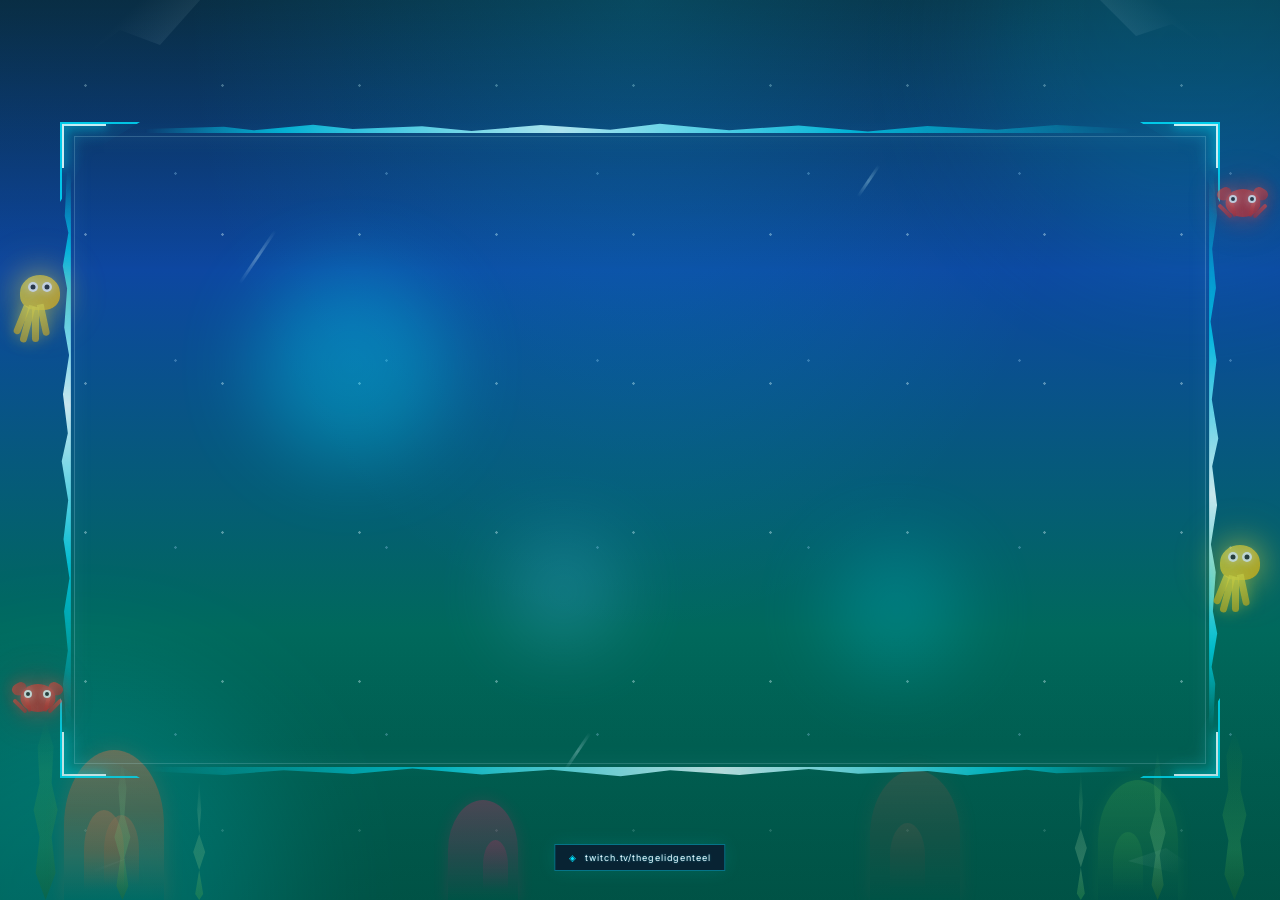
<file: index.html>
<!doctype html>
<html lang="en">
  <head>
    <meta charset="UTF-8" />
    <meta name="viewport" content="width=device-width, initial-scale=1.0" />
    <title>The Gelid Genteel — Arctic Undersea Overlay</title>
    <link rel="preconnect" href="https://fonts.googleapis.com" />
    <link rel="preconnect" href="https://fonts.gstatic.com" crossorigin />
    <link href="https://fonts.googleapis.com/css2?family=Cinzel:wght@500;600;700&family=Inter:wght@400;500;600;700&display=swap" rel="stylesheet" />
    <link rel="stylesheet" href="styles.css" />
    <svg style="position: absolute; width: 0; height: 0;">
      <defs>
        <filter id="iceCrystal">
          <feTurbulence type="fractalNoise" baseFrequency="0.01" numOctaves="1" result="noise" />
          <feDisplacementMap in="SourceGraphic" in2="noise" scale="1" xChannelSelector="R" yChannelSelector="G" />
        </filter>
        <filter id="frostGlow">
          <feGaussianBlur stdDeviation="2" result="coloredBlur" />
          <feMerge>
            <feMergeNode in="coloredBlur" />
            <feMergeNode in="SourceGraphic" />
          </feMerge>
        </filter>
      </defs>
    </svg>
  </head>
  <body>
    <main class="overlay" aria-label="The GelidGenteel arctic undersea Twitch overlay">
      <div class="ambient-glow glow-a"></div>
      <div class="ambient-glow glow-b"></div>
      <div class="starfield" aria-hidden="true"></div>
      <div class="bioluminescent-glow bio-1"></div>
      <div class="bioluminescent-glow bio-2"></div>
      <div class="bioluminescent-glow bio-3"></div>
      
      <!-- Steam/mist effects for thawing states -->
      <div class="steam-mist steam-1" aria-hidden="true"></div>
      <div class="steam-mist steam-2" aria-hidden="true"></div>
      <div class="steam-mist steam-3" aria-hidden="true"></div>
      
      <!-- Coral formations -->
      <div class="coral coral-1" aria-hidden="true"></div>
      <div class="coral coral-2" aria-hidden="true"></div>
      <div class="coral coral-3" aria-hidden="true"></div>
      <div class="coral coral-4" aria-hidden="true"></div>
      
      <!-- Seaweed/algae on sides -->
      <div class="seaweed seaweed-left-1" aria-hidden="true"></div>
      <div class="seaweed seaweed-left-2" aria-hidden="true"></div>
      <div class="seaweed seaweed-left-3" aria-hidden="true"></div>
      <div class="seaweed seaweed-right-1" aria-hidden="true"></div>
      <div class="seaweed seaweed-right-2" aria-hidden="true"></div>
      <div class="seaweed seaweed-right-3" aria-hidden="true"></div>
      
      <!-- Swimming fish container -->
      <div class="fish-container" aria-hidden="true"></div>
      
      <!-- Floating octopus on borders -->
      <div class="octopus octopus-left" aria-hidden="true">
        <div class="octopus-head"></div>
        <div class="tentacle tentacle-1"></div>
        <div class="tentacle tentacle-2"></div>
        <div class="tentacle tentacle-3"></div>
        <div class="tentacle tentacle-4"></div>
        <div class="octopus-eye octopus-eye-left"></div>
        <div class="octopus-eye octopus-eye-right"></div>
      </div>
      
      <div class="octopus octopus-right" aria-hidden="true">
        <div class="octopus-head"></div>
        <div class="tentacle tentacle-1"></div>
        <div class="tentacle tentacle-2"></div>
        <div class="tentacle tentacle-3"></div>
        <div class="tentacle tentacle-4"></div>
        <div class="octopus-eye octopus-eye-left"></div>
        <div class="octopus-eye octopus-eye-right"></div>
      </div>
      
      <!-- Floating crabs on borders -->
      <div class="crab crab-bottom-left" aria-hidden="true">
        <div class="crab-body"></div>
        <div class="claw claw-left"></div>
        <div class="claw claw-right"></div>
        <div class="leg leg-1"></div>
        <div class="leg leg-2"></div>
        <div class="leg leg-3"></div>
        <div class="leg leg-4"></div>
        <div class="crab-eye crab-eye-left"></div>
        <div class="crab-eye crab-eye-right"></div>
      </div>
      
      <div class="crab crab-top-right" aria-hidden="true">
        <div class="crab-body"></div>
        <div class="claw claw-left"></div>
        <div class="claw claw-right"></div>
        <div class="leg leg-1"></div>
        <div class="leg leg-2"></div>
        <div class="leg leg-3"></div>
        <div class="leg leg-4"></div>
        <div class="crab-eye crab-eye-left"></div>
        <div class="crab-eye crab-eye-right"></div>
      </div>

      <section class="gameplay-frame" aria-label="Gameplay safe area">
        <div class="ice-edge edge-top"></div>
        <div class="ice-edge edge-right"></div>
        <div class="ice-edge edge-bottom"></div>
        <div class="ice-edge edge-left"></div>
        <div class="corner corner-tl"></div>
        <div class="corner corner-tr"></div>
        <div class="corner corner-br"></div>
        <div class="corner corner-bl"></div>
        <div class="inner-rim"></div>
        <!-- Center-card content lives in card-source.html, a separate transparent OBS Browser Source. -->
        <div class="center-message offline-message" aria-hidden="true">
          <!-- <div class="frigid-block">
            <div class="iceberg-icon">🏔️</div>
            <h2>TANK FREEZING</h2>
            <p>Thanks for Watching</p>
            <div class="glacier-decoration"></div>
          </div>
        </div> -->
      </section>

      <!-- <header class="identity-plaque">
        <div class="crest" aria-hidden="true"><span>🧊</span></div>
        <div>
          <p class="eyebrow ice-font"></p>
          <h1>THEGELIDGENTEEL</h1>
          <p class="subtitle ice-font" id="current-game">Currently Playing:</p>
        </div>
        <div class="frost-crystal" style="top: 10px; right: 15px;"></div>
        <div class="frost-crystal" style="bottom: 8px; left: 12px; animation-delay: 1s;"></div>
        <div class="frost-crystal" style="top: 50%; right: 8px; animation-delay: 2s;"></div>
      </header> -->

      <!-- <aside class="vtuber-frame" aria-label="VTuber avatar safe area">
        <div class="frame-label">KNIGHT’S CHAMBER</div>
        <div class="avatar-safe"><span>VTUBER<br />SAFE AREA</span></div>
        <div class="rune rune-one">✧</div>
        <div class="rune rune-two">✦</div>
        <div class="frost-crystal" style="top: 12px; right: 12px;"></div>
        <div class="frost-crystal" style="bottom: 12px; left: 12px; animation-delay: 1.5s;"></div>
        
      
        <div class="chat-tank" aria-label="Chat overlay">
          <div class="tank-glass"></div>
          <div class="tank-water"></div>
          <div class="tank-bubbles"></div>
          <div class="chat-content">
            <div class="chat-messages">
              <div class="chat-message">
                <span class="chat-user">User1:</span>
                <span class="chat-text">Love the ice theme!</span>
              </div>
              <div class="chat-message">
                <span class="chat-user">User2:</span>
                <span class="chat-text">The bubbles are amazing</span>
              </div>
              <div class="chat-message">
                <span class="chat-user">Mod:</span>
                <span class="chat-text">Stream quality is perfect</span>
              </div>
            </div>
          </div>
        </div>
      </aside> -->

      <!-- <div class="status-plate">
        <span class="status-dot"></span>
        <span id="statusText" class="ice-font">LIVE FROM THE TANK</span>
      </div> -->

      <div class="social-plate">
        <span class="social-icon">◈</span>
        <span class="ice-font">twitch.tv/thegelidgenteel</span>
      </div>

 
      <div class="shard shard-a" aria-hidden="true"></div>
      <div class="shard shard-b" aria-hidden="true"></div>
      <div class="shard shard-c" aria-hidden="true"></div>
      <div class="ice-formation ice-top-left"></div>
      <div class="ice-formation ice-top-right"></div>
      <div class="ice-formation ice-bottom-left"></div>
      <div class="ice-formation ice-bottom-right"></div>
      
      <!-- Glacier formations for frozen state -->
      <div class="glacier glacier-main" aria-hidden="true"></div>
      <div class="glacier glacier-secondary" aria-hidden="true"></div>
      <div class="ice-crack crack-1" aria-hidden="true"></div>
      <div class="ice-crack crack-2" aria-hidden="true"></div>
      <div class="ice-crack crack-3" aria-hidden="true"></div>
      <div class="frost-overlay" aria-hidden="true"></div>

    </main>
    <script src="script.js"></script>
  </body>
</html>
</file>
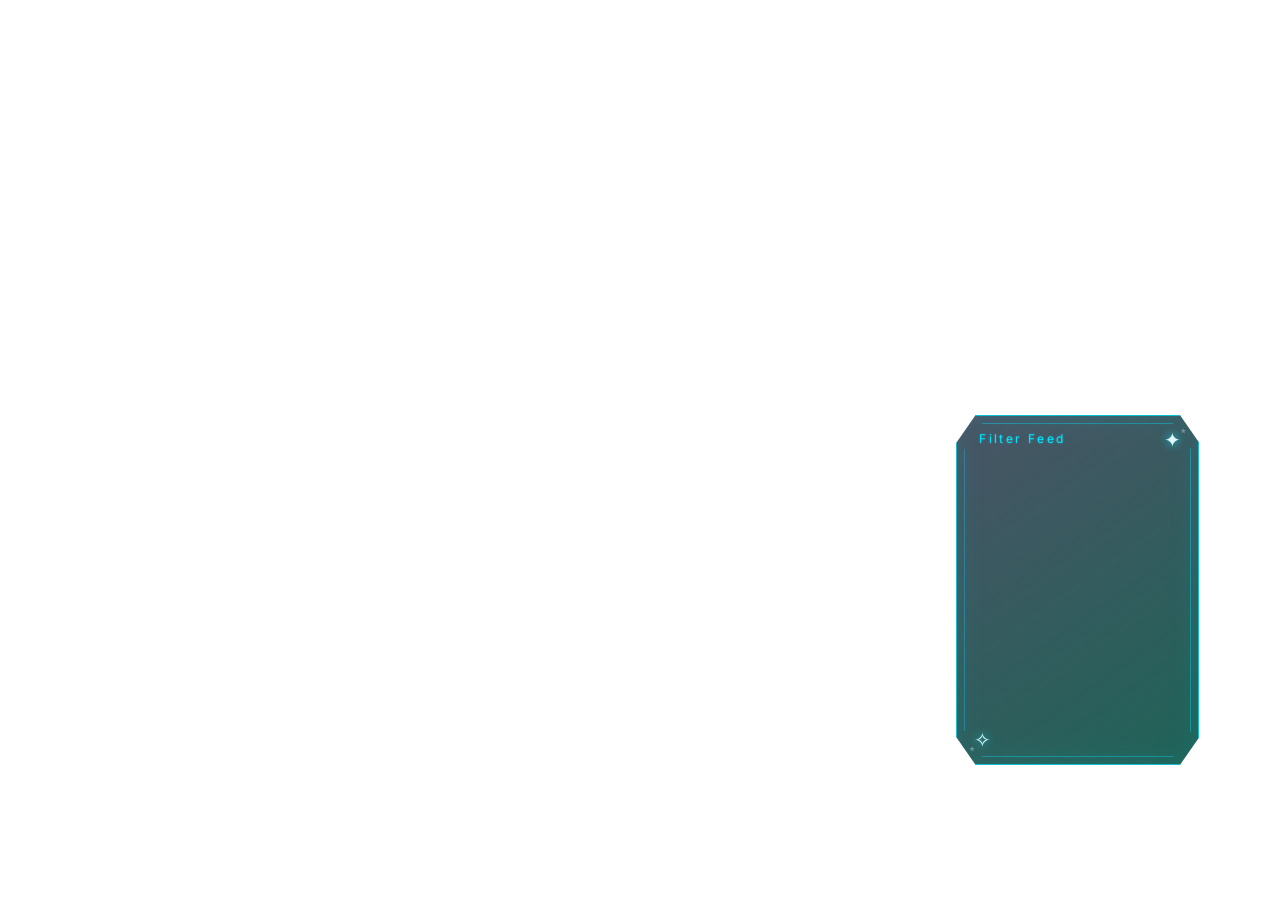
<file: chat-box.html>
<!doctype html>
<html lang="en">
  <head>
    <meta charset="UTF-8" />
    <meta name="viewport" content="width=device-width, initial-scale=1.0" />
    <title>Chatbox Overlay</title>
    <link rel="preconnect" href="https://fonts.googleapis.com" />
    <link rel="preconnect" href="https://fonts.gstatic.com" crossorigin />
    <link href="https://fonts.googleapis.com/css2?family=Cinzel:wght@500;600;700&family=Inter:wght@400;500;600;700&display=swap" rel="stylesheet" />
    <link rel="stylesheet" href="styles.css" />
    <svg style="position: absolute; width: 0; height: 0;">
      <defs>
        <filter id="iceCrystal">
          <feTurbulence type="fractalNoise" baseFrequency="0.01" numOctaves="1" result="noise" />
          <feDisplacementMap in="SourceGraphic" in2="noise" scale="1" xChannelSelector="R" yChannelSelector="G" />
        </filter>
      </defs>
    </svg>
  </head>
  <body>
    <aside class="vtuber-frame" aria-label="VTuber avatar safe area">
        <div class="frame-label" style="font-size:12px">Filter Feed</div>
        <!-- <div class="avatar-safe"><span>VTUBER<br />SAFE AREA</span></div> -->
        <div class="rune rune-one">✧</div>
        <div class="rune rune-two">✦</div>
        <div class="frost-crystal" style="top: 12px; right: 12px;"></div>
        <div class="frost-crystal" style="bottom: 12px; left: 12px; animation-delay: 1.5s;"></div>
        
      
        <div class="chat-tank" aria-label="Chat overlay">
          <div class="tank-glass"></div>
          <div class="tank-water"></div>
          <div class="tank-bubbles"></div>
          <div class="chat-content">
            <div class="chat-messages">
              <div class="chat-message">
                <span class="chat-user">User1:</span>
                <span class="chat-text">Love the ice theme!</span>
              </div>
              <div class="chat-message">
                <span class="chat-user">User2:</span>
                <span class="chat-text">The bubbles are amazing</span>
              </div>
              <div class="chat-message">
                <span class="chat-user">Mod:</span>
                <span class="chat-text">Stream quality is perfect</span>
              </div>
            </div>
          </div>
        </div>
      </aside>
  </body>
</html>
</file>
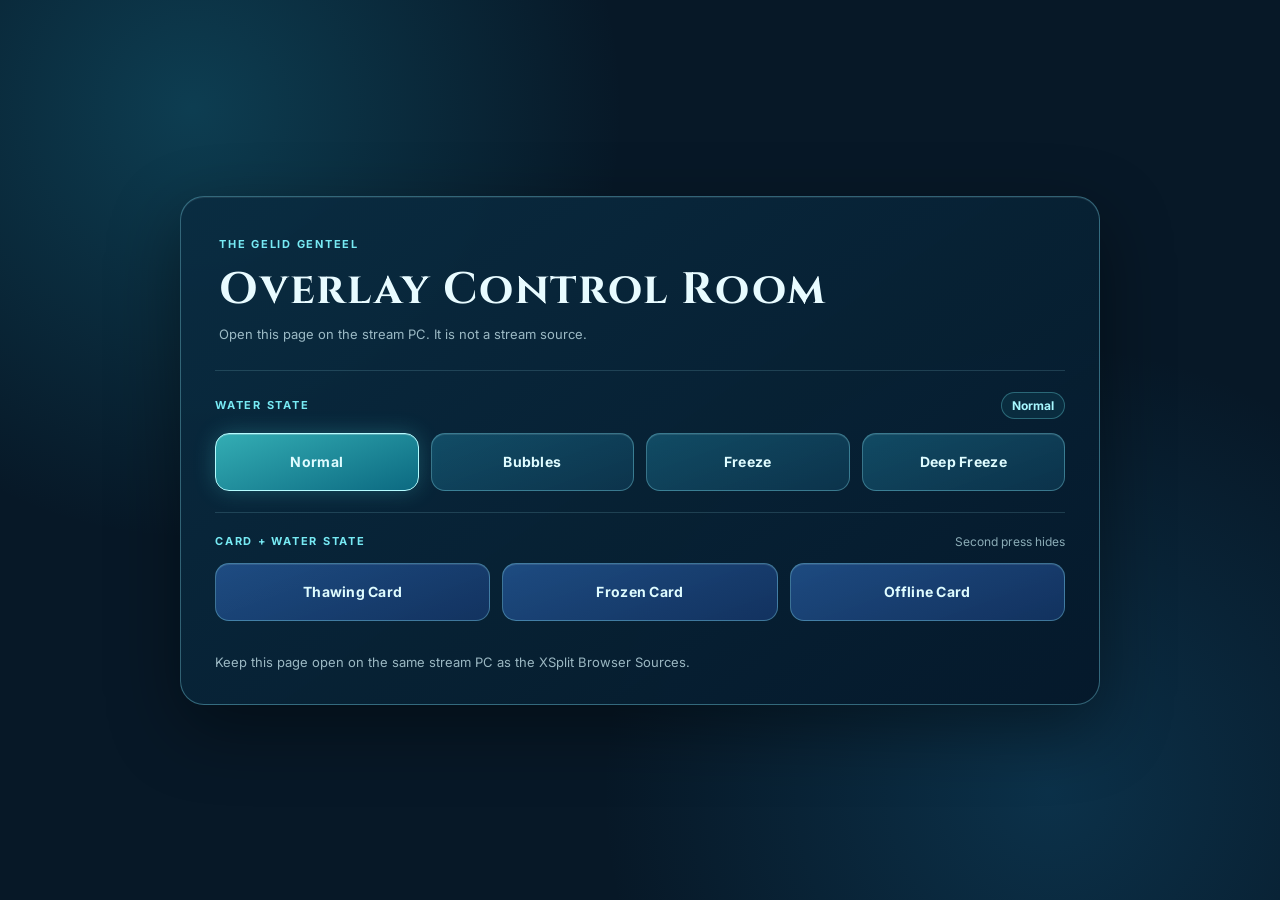
<file: control-panel.html>
<!doctype html>
<html lang="en">
  <head>
    <meta charset="utf-8" />
    <meta name="viewport" content="width=device-width, initial-scale=1" />
    <title>Gelid Genteel — Overlay Controls</title>
    <link rel="preconnect" href="https://fonts.googleapis.com" />
    <link rel="preconnect" href="https://fonts.gstatic.com" crossorigin />
    <link href="https://fonts.googleapis.com/css2?family=Cinzel:wght@600;700&family=Inter:wght@500;600;700&display=swap" rel="stylesheet" />
    <link rel="stylesheet" href="control-panel.css" />
  </head>
  <body>
    <main class="control-panel" aria-labelledby="control-title">
      <header class="control-panel__header">
        <p class="control-panel__eyebrow">THE GELID GENTEEL</p>
        <h1 id="control-title">Overlay Control Room</h1>
        <p class="control-panel__hint">Open this page on the stream PC. It is not a stream source.</p>
      </header>

      <section class="control-panel__section" aria-labelledby="animation-title">
        <div class="control-panel__section-head">
          <p id="animation-title">WATER STATE</p>
          <span id="control-status" role="status">Normal</span>
        </div>
        <div class="control-grid control-grid--four">
          <button class="control-button is-active" data-overlay-control data-animation="standard">Normal</button>
          <button class="control-button" data-overlay-control data-animation="thawing" data-animation-toggle="true">Bubbles</button>
          <button class="control-button" data-overlay-control data-animation="frozen" data-animation-toggle="true">Freeze</button>
          <button class="control-button" data-overlay-control data-animation="frigid" data-animation-toggle="true">Deep Freeze</button>
        </div>
      </section>

      <section class="control-panel__section" aria-labelledby="card-title">
        <div class="control-panel__section-head">
          <p id="card-title">CARD + WATER STATE</p>
          <span>Second press hides</span>
        </div>
        <div class="control-grid control-grid--three">
          <button class="control-button control-button--card" data-overlay-control data-card="card-thawing.html" data-animation="thawing" data-card-duration="manual" data-card-toggle="true">Thawing Card</button>
          <button class="control-button control-button--card" data-overlay-control data-card="card-frozen.html" data-animation="frozen" data-card-duration="manual" data-card-toggle="true">Frozen Card</button>
          <button class="control-button control-button--card" data-overlay-control data-card="card-offline.html" data-animation="frigid" data-card-duration="manual" data-card-toggle="true">Offline Card</button>
        </div>
      </section>

      <footer class="control-panel__footer">Keep this page open on the same stream PC as the XSplit Browser Sources.</footer>
    </main>
    <script src="control-panel.js"></script>
  </body>
</html>
</file>
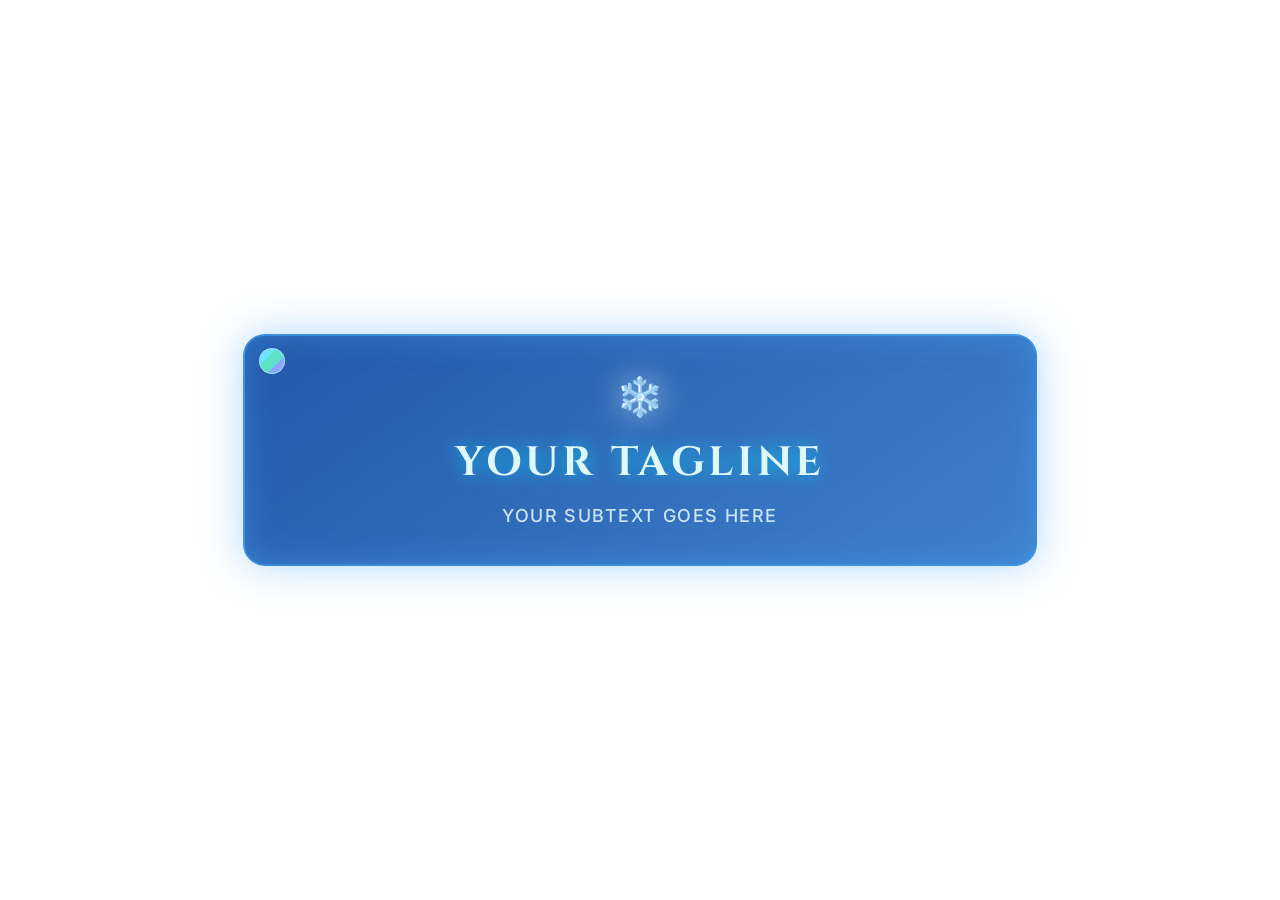
<file: editable-center-card.html>
<!doctype html>
<html lang="en">
  <head>
    <meta charset="UTF-8" />
    <meta name="viewport" content="width=device-width, initial-scale=1.0" />
    <title>Editable Center Card</title>
    <link rel="preconnect" href="https://fonts.googleapis.com" />
    <link rel="preconnect" href="https://fonts.gstatic.com" crossorigin />
    <link href="https://fonts.googleapis.com/css2?family=Cinzel:wght@500;600;700&family=Inter:wght@400;500;600;700&display=swap" rel="stylesheet" />
    <style>
      :root { font-family: Inter, sans-serif; color: #e0f7fa; background: transparent; }
      * { box-sizing: border-box; }
      html, body { width: 100%; height: 100%; margin: 0; overflow: hidden; background: transparent; }
      .stage { position: relative; width: 100vw; height: 100vh; display: grid; place-items: center; pointer-events: none; }
      .center-card { --card-top: rgba(13, 71, 161, .91); --card-bottom: rgba(21, 101, 192, .82); --card-border: rgba(66, 165, 245, .62); --card-glow: rgba(66, 165, 245, .42); position: relative; width: min(62vw, 980px); min-width: 360px; padding: clamp(28px, 3vw, 56px) clamp(38px, 5vw, 92px); overflow: hidden; text-align: center; border: 2px solid var(--card-border); border-radius: 22px; background: linear-gradient(145deg, var(--card-top), var(--card-bottom)); box-shadow: 0 0 42px var(--card-glow), inset 0 0 32px var(--card-glow); pointer-events: auto; transition: background .24s ease, border-color .24s ease, box-shadow .24s ease; }
      .center-card[data-theme="lagoon"] { --card-top: rgba(0, 121, 140, .92); --card-bottom: rgba(0, 84, 96, .86); --card-border: rgba(103, 255, 241, .68); --card-glow: rgba(50, 244, 224, .32); }
      .center-card[data-theme="midnight"] { --card-top: rgba(5, 28, 77, .94); --card-bottom: rgba(12, 74, 122, .86); --card-border: rgba(123, 192, 255, .62); --card-glow: rgba(45, 141, 255, .32); }
      .center-card[data-theme="glacier"] { --card-top: rgba(115, 196, 237, .92); --card-bottom: rgba(45, 123, 181, .86); --card-border: rgba(231, 254, 255, .85); --card-glow: rgba(179, 245, 255, .38); }
      .center-card[data-theme="kelp"] { --card-top: rgba(9, 105, 96, .93); --card-bottom: rgba(6, 62, 78, .87); --card-border: rgba(125, 255, 216, .64); --card-glow: rgba(72, 235, 180, .28); }
      .center-card[data-theme="frost"] { --card-top: rgba(197, 239, 252, .94); --card-bottom: rgba(75, 157, 204, .88); --card-border: rgba(245, 254, 255, .9); --card-glow: rgba(186, 239, 255, .44); }
      .card-icon { display: block; margin: 0 auto 15px; padding: 0; border: 0; background: transparent; color: inherit; font-size: clamp(34px, 3vw, 56px); filter: drop-shadow(0 0 16px rgba(224, 247, 250, .8)); cursor: pointer; }
      .card-icon:hover, .card-icon:focus { transform: scale(1.08); outline: none; }
      .icon-picker { position: absolute; z-index: 4; left: 50%; top: 58px; display: grid; grid-template-columns: repeat(4, 1fr); gap: 6px; width: min(88%, 300px); padding: 8px; transform: translateX(-50%) translateY(-8px); border: 1px solid rgba(224, 247, 250, .55); border-radius: 14px; background: rgba(5, 38, 88, .96); box-shadow: 0 14px 30px rgba(0, 0, 0, .28); opacity: 0; pointer-events: none; transition: opacity .16s ease, transform .16s ease; }
      .icon-picker.open { opacity: 1; pointer-events: auto; transform: translateX(-50%) translateY(0); }
      .icon-option { min-height: 42px; border: 1px solid rgba(224, 247, 250, .2); border-radius: 9px; background: rgba(224, 247, 250, .06); color: #e0f7fa; font-size: 21px; cursor: pointer; }
      .icon-option:hover, .icon-option.selected { border-color: rgba(224, 247, 250, .82); background: rgba(93, 229, 252, .2); }
      .theme-button { position: absolute; left: 14px; top: 12px; width: 26px; height: 26px; padding: 0; border: 1px solid rgba(224, 247, 250, .48); border-radius: 50%; background: linear-gradient(135deg, #69e5ff 0 33%, #5fe0c8 33% 66%, #8ba6ff 66%); cursor: pointer; }
      .theme-button:hover, .theme-button:focus { box-shadow: 0 0 14px rgba(224, 247, 250, .7); outline: none; }
      .theme-picker { position: absolute; z-index: 4; left: 13px; top: 48px; display: grid; gap: 7px; padding: 8px; transform: translateY(-8px); border: 1px solid rgba(224, 247, 250, .55); border-radius: 14px; background: rgba(5, 38, 88, .96); box-shadow: 0 14px 30px rgba(0, 0, 0, .28); opacity: 0; pointer-events: none; transition: opacity .16s ease, transform .16s ease; }
      .theme-picker.open { opacity: 1; pointer-events: auto; transform: translateY(0); }
      .theme-option { width: 27px; height: 27px; padding: 0; border: 2px solid transparent; border-radius: 50%; cursor: pointer; }
      .theme-option:hover, .theme-option.selected { border-color: #e9ffff; box-shadow: 0 0 10px rgba(225, 255, 251, .72); }
      .theme-option[data-theme="arctic"] { background: linear-gradient(135deg, #0d47a1, #1565c0); }.theme-option[data-theme="lagoon"] { background: linear-gradient(135deg, #00798c, #005460); }.theme-option[data-theme="midnight"] { background: linear-gradient(135deg, #051c4d, #0c4a7a); }.theme-option[data-theme="glacier"] { background: linear-gradient(135deg, #73c4ed, #2d7bb5); }.theme-option[data-theme="kelp"] { background: linear-gradient(135deg, #096960, #063e4e); }.theme-option[data-theme="frost"] { background: linear-gradient(135deg, #c5effc, #4b9dcc); }
      [contenteditable] { position: relative; z-index: 1; margin: 0; outline: none; cursor: text; }
      [contenteditable]:hover, [contenteditable]:focus { text-shadow: 0 0 21px rgba(159, 245, 255, .96); }
      [contenteditable]:focus { border-radius: 8px; box-shadow: 0 0 0 2px rgba(203, 255, 251, .75), 0 0 24px rgba(71, 230, 255, .48); background: rgba(255, 255, 255, .08); }
      #tagline { color: #e0f7fa; font: 700 clamp(28px, 3.2vw, 61px) Cinzel, Georgia, serif; letter-spacing: .1em; text-shadow: 0 0 20px rgba(0, 229, 255, .8); }
      #subtext { margin-top: 15px; color: rgba(224, 247, 250, .87); font-size: clamp(13px, 1.4vw, 24px); font-weight: 500; letter-spacing: .08em; }
      .edit-hint { position: absolute; right: 14px; top: 12px; opacity: 0; padding: 5px 8px; border: 1px solid rgba(224, 247, 250, .33); border-radius: 999px; color: rgba(224, 247, 250, .75); font: 700 9px ui-monospace, SFMono-Regular, Menlo, monospace; letter-spacing: .1em; transition: opacity .18s ease; pointer-events: none; }
      .center-card:hover .edit-hint, .center-card:focus-within .edit-hint { opacity: 1; }
      .save-note { position: absolute; left: 50%; bottom: -30px; transform: translateX(-50%); min-width: 270px; padding: 6px 10px; border-radius: 999px; background: rgba(4, 36, 70, .8); color: #c9fff8; font: 700 10px ui-monospace, SFMono-Regular, Menlo, monospace; letter-spacing: .08em; opacity: 0; transition: opacity .2s ease; }
      .save-note.visible { opacity: 1; }
      @media (max-width: 600px) { .center-card { width: 86vw; min-width: 0; padding: 28px 28px; } .edit-hint { display: none; } }
      @media (prefers-reduced-motion: reduce) { *, *::before, *::after { animation: none !important; transition: none !important; } }
    </style>
  </head>
  <body>
    <main class="stage" aria-label="Editable center card">
      <section class="center-card" id="card" data-theme="arctic">
        <span class="edit-hint">CLICK TEXT TO EDIT</span>
        <button class="theme-button" id="theme-button" type="button" aria-label="Choose aquarium background" aria-expanded="false"></button>
        <div class="theme-picker" id="theme-picker" aria-label="Choose aquarium background">
          <button class="theme-option" type="button" data-theme="arctic" aria-label="Arctic blue"></button>
          <button class="theme-option" type="button" data-theme="lagoon" aria-label="Lagoon teal"></button>
          <button class="theme-option" type="button" data-theme="midnight" aria-label="Midnight blue"></button>
          <button class="theme-option" type="button" data-theme="glacier" aria-label="Glacier ice"></button>
          <button class="theme-option" type="button" data-theme="kelp" aria-label="Kelp green"></button>
          <button class="theme-option" type="button" data-theme="frost" aria-label="Frost mist"></button>
        </div>
        <button class="card-icon" id="icon-button" type="button" aria-label="Choose card icon" aria-expanded="false">❄️</button>
        <div class="icon-picker" id="icon-picker" aria-label="Choose card icon">
          <button class="icon-option" type="button" data-icon="❄️" aria-label="Snowflake">❄️</button>
          <button class="icon-option" type="button" data-icon="💧" aria-label="Water droplet">💧</button>
          <button class="icon-option" type="button" data-icon="🧊" aria-label="Ice cube">🧊</button>
          <button class="icon-option" type="button" data-icon="🐟" aria-label="Fish">🐟</button>
          <button class="icon-option" type="button" data-icon="🐙" aria-label="Octopus">🐙</button>
          <button class="icon-option" type="button" data-icon="🦑" aria-label="Squid">🦑</button>
          <button class="icon-option" type="button" data-icon="🏔️" aria-label="Glacier">🏔️</button>
          <button class="icon-option" type="button" data-icon="🐋" aria-label="Whale">🐋</button>
        </div>
        <h1 id="tagline" contenteditable="true" spellcheck="true" aria-label="Editable tagline">YOUR TAGLINE</h1>
        <p id="subtext" contenteditable="true" spellcheck="true" aria-label="Editable subtext">YOUR SUBTEXT GOES HERE</p>
        <span class="save-note" id="save-note" role="status">Saved</span>
      </section>
    </main>

    <script>
      (() => {
        const STORAGE_KEY = 'gelid-genteel-editable-center-card';
        const tagline = document.querySelector('#tagline');
        const subtext = document.querySelector('#subtext');
        const saveNote = document.querySelector('#save-note');
        const card = document.querySelector('#card');
        const iconButton = document.querySelector('#icon-button');
        const iconPicker = document.querySelector('#icon-picker');
        const iconOptions = [...document.querySelectorAll('.icon-option')];
        const themeButton = document.querySelector('#theme-button');
        const themePicker = document.querySelector('#theme-picker');
        const themeOptions = [...document.querySelectorAll('.theme-option')];
        const defaults = { tagline: 'YOUR TAGLINE', subtext: 'YOUR SUBTEXT GOES HERE', icon: '❄️', theme: 'arctic' };
        let noteTimer;

        function cleanText(element, fallback) {
          return element.textContent.replace(/\s+/g, ' ').trim() || fallback;
        }

        function showSaved(message = 'Saved') {
          saveNote.textContent = message;
          saveNote.classList.add('visible');
          clearTimeout(noteTimer);
          noteTimer = setTimeout(() => saveNote.classList.remove('visible'), 1600);
        }

        function save() {
          const values = {
            tagline: cleanText(tagline, defaults.tagline),
            subtext: cleanText(subtext, defaults.subtext),
            icon: iconButton.textContent,
            theme: card.dataset.theme,
          };
          tagline.textContent = values.tagline;
          subtext.textContent = values.subtext;
          localStorage.setItem(STORAGE_KEY, JSON.stringify(values));
          showSaved('Saved — text stays after refresh');
        }

        function load() {
          try {
            const values = JSON.parse(localStorage.getItem(STORAGE_KEY));
            if (values?.tagline) tagline.textContent = values.tagline;
            if (values?.subtext) subtext.textContent = values.subtext;
            if (values?.icon && iconOptions.some((option) => option.dataset.icon === values.icon)) iconButton.textContent = values.icon;
            const storedTheme = values?.theme === 'coral' ? 'frost' : values?.theme;
            if (storedTheme && themeOptions.some((option) => option.dataset.theme === storedTheme)) card.dataset.theme = storedTheme;
          } catch (_) { /* Keep the placeholders if saved text is unavailable. */ }
          iconOptions.forEach((option) => option.classList.toggle('selected', option.dataset.icon === iconButton.textContent));
          themeOptions.forEach((option) => option.classList.toggle('selected', option.dataset.theme === card.dataset.theme));
        }

        function closePicker() {
          iconPicker.classList.remove('open');
          iconButton.setAttribute('aria-expanded', 'false');
        }

        function closeThemePicker() {
          themePicker.classList.remove('open');
          themeButton.setAttribute('aria-expanded', 'false');
        }

        [tagline, subtext].forEach((element) => {
          element.addEventListener('focus', () => showSaved('Type, then click away to save'));
          element.addEventListener('blur', save);
          element.addEventListener('keydown', (event) => {
            if (event.key === 'Enter' && !event.shiftKey) {
              event.preventDefault();
              element.blur();
            }
            if (event.key === 'Escape') {
              event.preventDefault();
              load();
              element.blur();
              showSaved('Edit cancelled');
            }
          });
        });

        iconButton.addEventListener('click', () => {
          const isOpen = iconPicker.classList.toggle('open');
          iconButton.setAttribute('aria-expanded', String(isOpen));
        });

        iconOptions.forEach((option) => option.addEventListener('click', () => {
          iconButton.textContent = option.dataset.icon;
          closePicker();
          save();
        }));

        themeButton.addEventListener('click', () => {
          const isOpen = themePicker.classList.toggle('open');
          themeButton.setAttribute('aria-expanded', String(isOpen));
        });

        themeOptions.forEach((option) => option.addEventListener('click', () => {
          card.dataset.theme = option.dataset.theme;
          themeOptions.forEach((item) => item.classList.toggle('selected', item === option));
          closeThemePicker();
          save();
        }));

        document.addEventListener('click', (event) => {
          if (!iconPicker.contains(event.target) && event.target !== iconButton) closePicker();
          if (!themePicker.contains(event.target) && event.target !== themeButton) closeThemePicker();
        });

        window.addEventListener('keydown', (event) => {
          if (event.key.toLowerCase() === 'r' && event.altKey) {
            localStorage.removeItem(STORAGE_KEY);
            tagline.textContent = defaults.tagline;
            subtext.textContent = defaults.subtext;
            iconButton.textContent = defaults.icon;
            card.dataset.theme = defaults.theme;
            iconOptions.forEach((option) => option.classList.toggle('selected', option.dataset.icon === defaults.icon));
            themeOptions.forEach((option) => option.classList.toggle('selected', option.dataset.theme === defaults.theme));
            showSaved('Reset to placeholders');
          }
        });

        load();
      })();
    </script>
  </body>
</html>
</file>
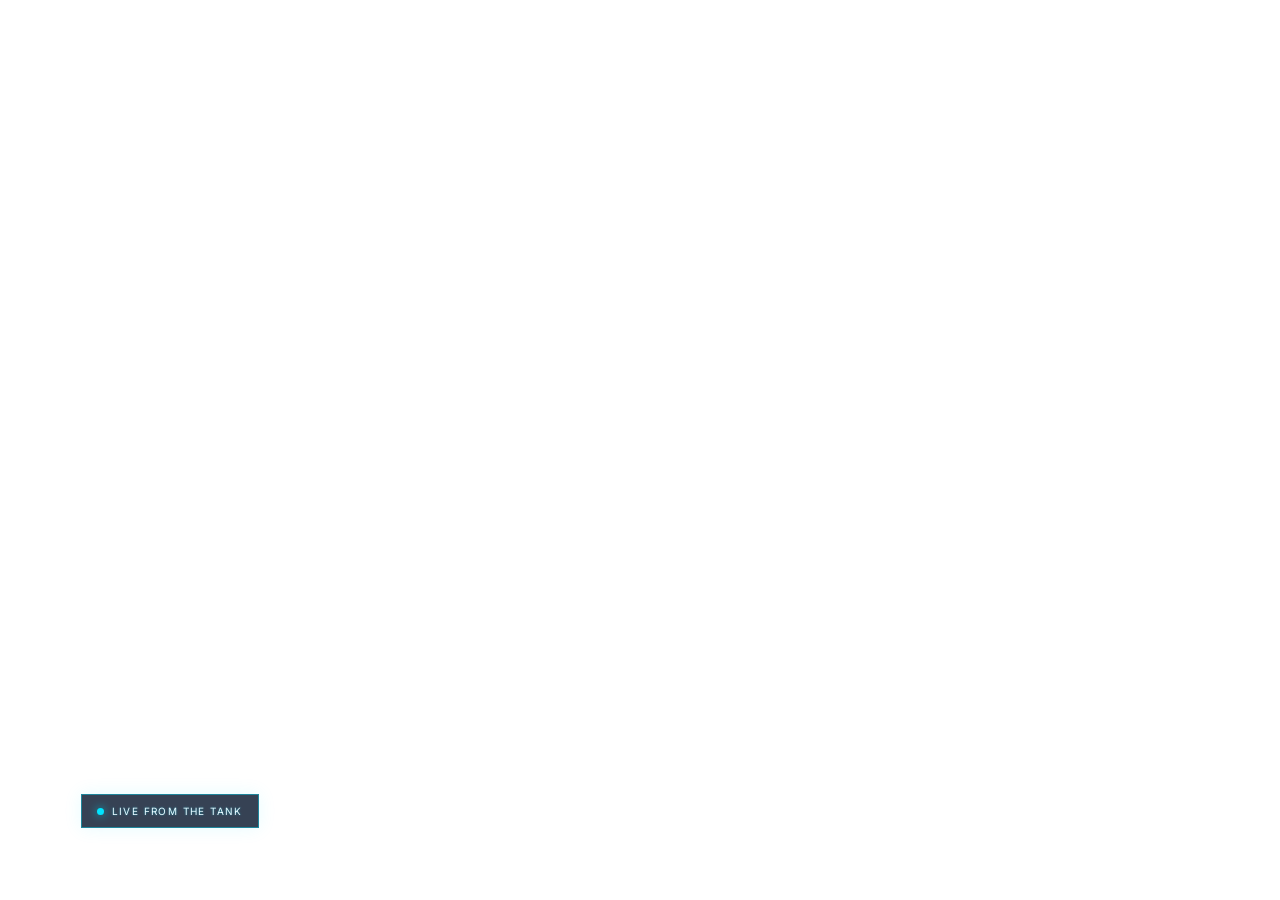
<file: feed-box.html>
<!doctype html>
<html lang="en">
  <head>
    <meta charset="UTF-8" />
    <meta name="viewport" content="width=device-width, initial-scale=1.0" />
    <title>Chatbox Overlay</title>
    <link rel="preconnect" href="https://fonts.googleapis.com" />
    <link rel="preconnect" href="https://fonts.gstatic.com" crossorigin />
    <link href="https://fonts.googleapis.com/css2?family=Cinzel:wght@500;600;700&family=Inter:wght@400;500;600;700&display=swap" rel="stylesheet" />
    <link rel="stylesheet" href="styles.css" />
    <svg style="position: absolute; width: 0; height: 0;">
      <defs>
        <filter id="iceCrystal">
          <feTurbulence type="fractalNoise" baseFrequency="0.01" numOctaves="1" result="noise" />
          <feDisplacementMap in="SourceGraphic" in2="noise" scale="1" xChannelSelector="R" yChannelSelector="G" />
        </filter>
      </defs>
    </svg>
  </head>
  <body>
      <div class="status-plate">
        <span class="status-dot"></span>
        <span id="statusText" class="ice-font">LIVE FROM THE TANK</span>
      </div> 
  </body>
</html>
</file>
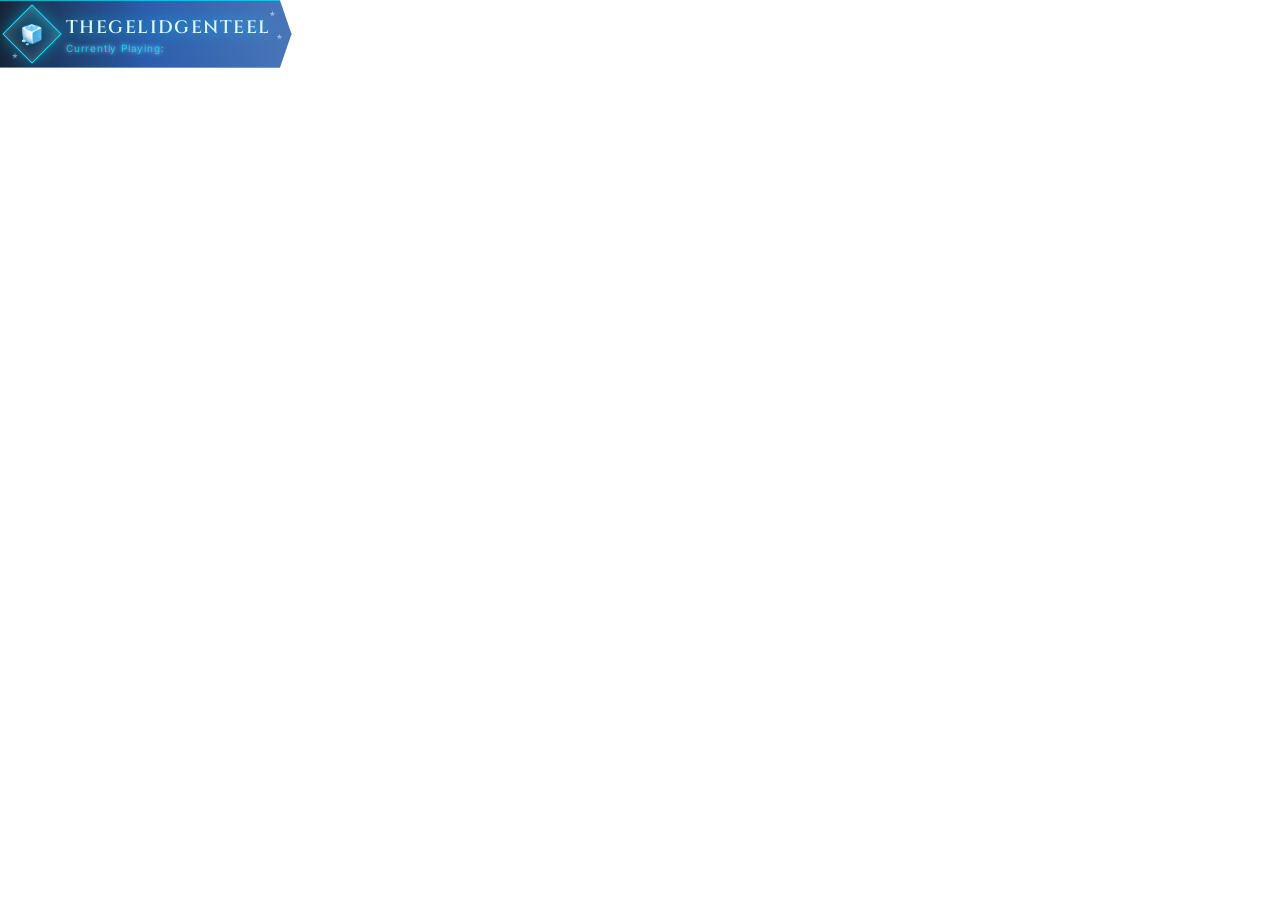
<file: identity-plaque.html>
<!doctype html>
<html lang="en">
  <head>
    <meta charset="UTF-8" />
    <meta name="viewport" content="width=device-width, initial-scale=1.0" />
    <title>Identity Plaque Overlay</title>
    <link rel="preconnect" href="https://fonts.googleapis.com" />
    <link rel="preconnect" href="https://fonts.gstatic.com" crossorigin />
    <link href="https://fonts.googleapis.com/css2?family=Cinzel:wght@500;600;700&family=Inter:wght@400;500;600;700&display=swap" rel="stylesheet" />
    <link rel="stylesheet" href="identity-plaque.css" />
    <svg style="position: absolute; width: 0; height: 0;">
      <defs>
        <filter id="iceCrystal">
          <feTurbulence type="fractalNoise" baseFrequency="0.01" numOctaves="1" result="noise" />
          <feDisplacementMap in="SourceGraphic" in2="noise" scale="1" xChannelSelector="R" yChannelSelector="G" />
        </filter>
      </defs>
    </svg>
  </head>
  <body>
    <div class="identity-plaque">
      <div class="crest" aria-hidden="true"><span>🧊</span></div>
      <div>
        <p class="eyebrow ice-font"></p>
        <h1>THEGELIDGENTEEL</h1>
        <p class="subtitle ice-font" id="current-game">Currently Playing:</p>
      </div>
      <div class="frost-crystal" style="top: 10px; right: 15px;"></div>
      <div class="frost-crystal" style="bottom: 8px; left: 12px; animation-delay: 1s;"></div>
      <div class="frost-crystal" style="top: 50%; right: 8px; animation-delay: 2s;"></div>
      <div class="edit-indicator" id="editIndicator">Press G to edit game</div>
    </div>
    <script src="identity-plaque.js"></script>
  </body>
</html>
</file>
<file: styles.css>
:root {
  --ice: #e0f7fa;
  --frost: #81d4fa;
  --steel: #4fc3f7;
  --deep-ocean: #0a192f;
  --arctic-blue: #0d47a1;
  --bioluminescent: #00e5ff;
  --sea-teal: #00695c;
  --bubble: rgba(255, 255, 255, 0.3);
  --line: rgba(0, 229, 255, .6);
  --ease: cubic-bezier(.23, 1, .32, 1);
}

* { box-sizing: border-box; }
html, body { width: 100%; height: 100%; margin: 0; overflow: hidden; background: transparent; }
body { color: var(--bioluminescent); font-family: Inter, sans-serif; }

.overlay {
  position: relative;
  width: 100vw;
  height: 100vh;
  min-width: 960px;
  min-height: 540px;
  overflow: hidden;
  isolation: isolate;
  background: linear-gradient(180deg, #0a192f 0%, #0d47a1 30%, #00695c 70%, #004d40 100%);
  transition: background 2s ease-in-out;
}

.overlay.thawing {
  background: linear-gradient(180deg, #1a237e 0%, #1565c0 30%, #00897b 70%, #00695c 100%);
}

/* OBS video-underlay mode: leaves the browser source transparent so a Game Capture or media source below stays visible. */
.overlay.video-underlay,
.overlay.video-underlay.thawing,
.overlay.video-underlay.frozen,
.overlay.video-underlay.frigid { background: transparent; }
.overlay.video-underlay::before,
.overlay.video-underlay::after { background: transparent; }
.overlay.video-underlay .ambient-glow,
.overlay.video-underlay .bioluminescent-glow,
.overlay.video-underlay .starfield,
.overlay.video-underlay .fish-container,
.overlay.video-underlay .coral,
.overlay.video-underlay .seaweed,
.overlay.video-underlay .octopus,
.overlay.video-underlay .crab,
.overlay.video-underlay .glacier,
.overlay.video-underlay .ice-formation,
.overlay.video-underlay .ice-crack,
.overlay.video-underlay .frost-overlay { opacity: 0 !important; }
.overlay.video-underlay:not(.thawing):not(.frozen):not(.frigid) .bubble-container { opacity: 0; }
.overlay.video-underlay .gameplay-frame { background: transparent !important; }
.overlay.video-underlay.preview-underlay {
  background-color: #172432;
  background-image: linear-gradient(45deg, rgba(255,255,255,.08) 25%, transparent 25%), linear-gradient(-45deg, rgba(255,255,255,.08) 25%, transparent 25%), linear-gradient(45deg, transparent 75%, rgba(255,255,255,.08) 75%), linear-gradient(-45deg, transparent 75%, rgba(255,255,255,.08) 75%);
  background-position: 0 0, 0 16px, 16px -16px, -16px 0;
  background-size: 32px 32px;
}

.overlay.thawing .bioluminescent-glow {
  opacity: 0.5;
  animation-duration: 2s;
}
.overlay.thawing .bubble-container {
  opacity: 0.7;
}

/* Coral formations */
.coral { position: absolute; z-index: 1; opacity: 0.6; pointer-events: none; transition: opacity 2s ease-in-out; }
.coral-1 { 
  bottom: 0; left: 5%; width: 100px; height: 150px; 
  background: linear-gradient(180deg, rgba(255, 112, 67, 0.7) 0%, rgba(255, 87, 34, 0.5) 40%, rgba(255, 112, 67, 0.3) 70%, transparent 100%);
  border-radius: 50% 50% 0 0;
  box-shadow: 0 0 20px rgba(255, 112, 67, 0.3);
}
.coral-1::before {
  content: '';
  position: absolute;
  bottom: 10px; left: 20px; width: 40px; height: 80px;
  background: linear-gradient(180deg, rgba(255, 112, 67, 0.6) 0%, rgba(255, 87, 34, 0.4) 50%, transparent 100%);
  border-radius: 50% 50% 0 0;
}
.coral-1::after {
  content: '';
  position: absolute;
  bottom: 15px; right: 25px; width: 35px; height: 70px;
  background: linear-gradient(180deg, rgba(255, 112, 67, 0.5) 0%, rgba(255, 87, 34, 0.3) 50%, transparent 100%);
  border-radius: 50% 50% 0 0;
}
.coral-2 { 
  bottom: 0; right: 8%; width: 80px; height: 120px; 
  background: linear-gradient(180deg, rgba(67, 160, 71, 0.6) 0%, rgba(56, 142, 60, 0.4) 50%, transparent 100%);
  border-radius: 50% 50% 0 0;
  box-shadow: 0 0 15px rgba(67, 160, 71, 0.3);
}
.coral-2::before {
  content: '';
  position: absolute;
  bottom: 8px; left: 15px; width: 30px; height: 60px;
  background: linear-gradient(180deg, rgba(67, 160, 71, 0.5) 0%, rgba(56, 142, 60, 0.3) 50%, transparent 100%);
  border-radius: 50% 50% 0 0;
}
.coral-3 { 
  bottom: 0; left: 35%; width: 70px; height: 100px; 
  background: linear-gradient(180deg, rgba(233, 30, 99, 0.6) 0%, rgba(194, 24, 91, 0.4) 50%, transparent 100%);
  border-radius: 50% 50% 0 0;
  box-shadow: 0 0 15px rgba(233, 30, 99, 0.3);
}
.coral-3::before {
  content: '';
  position: absolute;
  bottom: 10px; right: 10px; width: 25px; height: 50px;
  background: linear-gradient(180deg, rgba(233, 30, 99, 0.5) 0%, rgba(194, 24, 91, 0.3) 50%, transparent 100%);
  border-radius: 50% 50% 0 0;
}
.coral-4 { 
  bottom: 0; right: 25%; width: 90px; height: 130px; 
  background: linear-gradient(180deg, rgba(121, 85, 72, 0.6) 0%, rgba(93, 64, 55, 0.4) 50%, transparent 100%);
  border-radius: 50% 50% 0 0;
  box-shadow: 0 0 18px rgba(121, 85, 72, 0.3);
}
.coral-4::before {
  content: '';
  position: absolute;
  bottom: 12px; left: 20px; width: 35px; height: 65px;
  background: linear-gradient(180deg, rgba(121, 85, 72, 0.5) 0%, rgba(93, 64, 55, 0.3) 50%, transparent 100%);
  border-radius: 50% 50% 0 0;
}

/* Seaweed/algae on sides */
.seaweed { 
  position: absolute; 
  z-index: 1; 
  bottom: 0; 
  width: 40px; 
  opacity: 0.5; 
  pointer-events: none; 
  transition: opacity 2s ease-in-out;
  animation: seaweedSway 4s ease-in-out infinite;
}

.seaweed-left-1 {
  left: 2%;
  height: 180px;
  background: linear-gradient(180deg, transparent 0%, rgba(76, 175, 80, 0.4) 30%, rgba(56, 142, 60, 0.6) 70%, rgba(27, 94, 32, 0.8) 100%);
  clip-path: polygon(50% 0%, 70% 15%, 65% 35%, 80% 50%, 65% 65%, 75% 85%, 50% 100%, 25% 85%, 35% 65%, 20% 50%, 35% 35%, 30% 15%);
  animation-delay: 0s;
}

.seaweed-left-2 {
  left: 8%;
  height: 140px;
  background: linear-gradient(180deg, transparent 0%, rgba(129, 199, 132, 0.4) 30%, rgba(102, 187, 106, 0.6) 70%, rgba(51, 105, 30, 0.8) 100%);
  clip-path: polygon(50% 0%, 60% 20%, 55% 40%, 70% 55%, 55% 70%, 65% 90%, 50% 100%, 35% 90%, 45% 70%, 30% 55%, 45% 40%, 40% 20%);
  animation-delay: 1s;
}

.seaweed-left-3 {
  left: 14%;
  height: 120px;
  background: linear-gradient(180deg, transparent 0%, rgba(165, 214, 167, 0.4) 30%, rgba(129, 199, 132, 0.6) 70%, rgba(67, 160, 71, 0.8) 100%);
  clip-path: polygon(50% 0%, 55% 25%, 50% 45%, 65% 60%, 50% 75%, 60% 95%, 50% 100%, 40% 95%, 50% 75%, 35% 60%, 50% 45%, 45% 25%);
  animation-delay: 2s;
}

.seaweed-right-1 {
  right: 2%;
  height: 170px;
  background: linear-gradient(180deg, transparent 0%, rgba(56, 142, 60, 0.4) 30%, rgba(76, 175, 80, 0.6) 70%, rgba(27, 94, 32, 0.8) 100%);
  clip-path: polygon(50% 0%, 30% 15%, 35% 35%, 20% 50%, 35% 65%, 25% 85%, 50% 100%, 75% 85%, 65% 65%, 80% 50%, 65% 35%, 70% 15%);
  animation-delay: 0.5s;
}

.seaweed-right-2 {
  right: 8%;
  height: 150px;
  background: linear-gradient(180deg, transparent 0%, rgba(102, 187, 106, 0.4) 30%, rgba(129, 199, 132, 0.6) 70%, rgba(51, 105, 30, 0.8) 100%);
  clip-path: polygon(50% 0%, 40% 20%, 45% 40%, 30% 55%, 45% 70%, 35% 90%, 50% 100%, 65% 90%, 55% 70%, 70% 55%, 55% 40%, 60% 20%);
  animation-delay: 1.5s;
}

.seaweed-right-3 {
  right: 14%;
  height: 130px;
  background: linear-gradient(180deg, transparent 0%, rgba(129, 199, 132, 0.4) 30%, rgba(165, 214, 167, 0.6) 70%, rgba(67, 160, 71, 0.8) 100%);
  clip-path: polygon(50% 0%, 45% 25%, 50% 45%, 35% 60%, 50% 75%, 40% 95%, 50% 100%, 60% 95%, 50% 75%, 65% 60%, 50% 45%, 55% 25%);
  animation-delay: 2.5s;
}

@keyframes seaweedSway {
  0%, 100% { transform: rotate(-3deg) translateX(0); }
  50% { transform: rotate(3deg) translateX(5px); }
}

/* Octopus on borders - floating up and down */
.octopus {
  position: absolute;
  width: 60px;
  height: 50px;
  z-index: 8;
  opacity: 0.75;
  transition: opacity 2s ease-in-out;
  pointer-events: none;
}

.octopus-left {
  left: 10px;
  top: 30%;
  animation: octopusFloat 6s ease-in-out infinite;
  animation-delay: 0s;
}

.octopus-right {
  right: 10px;
  top: 60%;
  animation: octopusFloatFlipped 6s ease-in-out infinite;
  animation-delay: 3s;
}

.octopus-head {
  position: absolute;
  top: 5px;
  left: 10px;
  width: 40px;
  height: 35px;
  background: linear-gradient(135deg, rgba(255, 235, 59, 0.85), rgba(255, 193, 7, 0.9));
  border-radius: 50% 50% 40% 40%;
  box-shadow: 0 0 30px rgba(255, 235, 59, 0.7), 0 0 60px rgba(255, 193, 7, 0.4);
}

.tentacle {
  position: absolute;
  background: linear-gradient(180deg, rgba(255, 235, 59, 0.8), rgba(255, 193, 7, 0.7));
  border-radius: 20px;
  box-shadow: 0 0 15px rgba(255, 235, 59, 0.5);
}

.tentacle-1 {
  top: 35px;
  left: 14px;
  width: 7px;
  height: 38px;
  border-radius: 3px 3px 20px 20px;
  transform: rotate(15deg);
}

.tentacle-2 {
  top: 37px;
  left: 22px;
  width: 7px;
  height: 35px;
  border-radius: 3px 3px 20px 20px;
  transform: rotate(0deg);
}

.tentacle-3 {
  top: 34px;
  left: 30px;
  width: 7px;
  height: 32px;
  border-radius: 3px 3px 20px 20px;
  transform: rotate(-12deg);
}

.tentacle-4 {
  top: 35px;
  left: 8px;
  width: 7px;
  height: 30px;
  border-radius: 3px 3px 20px 20px;
  transform: rotate(22deg);
}

.octopus-eye {
  position: absolute;
  width: 10px;
  height: 10px;
  background: rgba(255, 255, 255, 0.95);
  border-radius: 50%;
  box-shadow: 0 0 8px rgba(255, 255, 255, 0.6);
}

.octopus-eye-left {
  top: 12px;
  left: 18px;
}

.octopus-eye-right {
  top: 12px;
  left: 32px;
}

.octopus-eye::after {
  content: '';
  position: absolute;
  width: 5px;
  height: 5px;
  background: rgba(0, 0, 0, 0.8);
  border-radius: 50%;
  top: 50%;
  left: 50%;
  transform: translate(-50%, -50%);
}

@keyframes octopusFloat {
  0%, 100% { transform: translateY(0); }
  50% { transform: translateY(-30px); }
}

/* Crabs on borders - floating */
.crab {
  position: absolute;
  width: 55px;
  height: 45px;
  z-index: 8;
  opacity: 0.75;
  transition: opacity 2s ease-in-out;
  pointer-events: none;
  animation: crabFloat 5s ease-in-out infinite;
}

.crab-bottom-left {
  left: 10px;
  bottom: 20%;
  animation-delay: 0s;
}

.crab-top-right {
  right: 10px;
  top: 20%;
  animation-delay: 2.5s;
}

.crab-body {
  position: absolute;
  top: 50%;
  left: 50%;
  width: 35px;
  height: 28px;
  background: linear-gradient(135deg, rgba(244, 67, 54, 0.85), rgba(198, 40, 40, 0.9));
  border-radius: 50%;
  transform: translate(-50%, -50%);
  box-shadow: 0 0 25px rgba(244, 67, 54, 0.6), 0 0 50px rgba(198, 40, 40, 0.4);
}

.claw {
  position: absolute;
  background: linear-gradient(135deg, rgba(244, 67, 54, 0.8), rgba(198, 40, 40, 0.7));
  border-radius: 40% 40% 50% 50%;
  box-shadow: 0 0 15px rgba(244, 67, 54, 0.5);
}

.claw-left {
  top: 8px;
  left: 2px;
  width: 15px;
  height: 12px;
  transform: rotate(-30deg);
}

.claw-right {
  top: 8px;
  right: 2px;
  width: 15px;
  height: 12px;
  transform: rotate(30deg);
}

.leg {
  position: absolute;
  background: linear-gradient(180deg, rgba(244, 67, 54, 0.8), rgba(198, 40, 40, 0.7));
  border-radius: 5px;
  box-shadow: 0 0 10px rgba(244, 67, 54, 0.4);
}

.leg-1 {
  bottom: 5px;
  left: 8px;
  width: 4px;
  height: 18px;
  transform: rotate(-45deg);
}

.leg-2 {
  bottom: 8px;
  left: 16px;
  width: 4px;
  height: 16px;
  transform: rotate(-15deg);
}

.leg-3 {
  bottom: 8px;
  right: 16px;
  width: 4px;
  height: 16px;
  transform: rotate(15deg);
}

.leg-4 {
  bottom: 5px;
  right: 8px;
  width: 4px;
  height: 18px;
  transform: rotate(45deg);
}

.crab-eye {
  position: absolute;
  width: 8px;
  height: 8px;
  background: rgba(255, 255, 255, 0.95);
  border-radius: 50%;
  box-shadow: 0 0 8px rgba(255, 255, 255, 0.6);
}

.crab-eye-left {
  top: 15px;
  left: 14px;
}

.crab-eye-right {
  top: 15px;
  right: 14px;
}

.crab-eye::after {
  content: '';
  position: absolute;
  width: 4px;
  height: 4px;
  background: rgba(0, 0, 0, 0.8);
  border-radius: 50%;
  top: 50%;
  left: 50%;
  transform: translate(-50%, -50%);
}

@keyframes crabFloat {
  0%, 100% { transform: translateY(0) rotate(-5deg); }
  50% { transform: translateY(-25px) rotate(5deg); }
}

@keyframes octopusFloatFlipped {
  0%, 100% { transform: scaleX(-1) translateY(0); }
  50% { transform: scaleX(-1) translateY(-30px); }
}

/* Hide coral and seaweed when frozen */
.overlay.frozen .coral, .overlay.frigid .coral,
.overlay.frozen .seaweed, .overlay.frigid .seaweed,
.overlay.frozen .octopus, .overlay.frigid .octopus,
.overlay.frozen .crab, .overlay.frigid .crab {
  opacity: 0;
}

/* Fish container */
.fish-container { position: absolute; inset: 0; z-index: 2; pointer-events: none; transition: opacity 2s ease-in-out; }

.overlay.frozen .fish-container, .overlay.frigid .fish-container {
  opacity: 0;
}

.overlay.frozen {
  background: linear-gradient(180deg, #0d47a1 0%, #1565c0 20%, #1976d2 40%, #1e88e5 60%, #2196f3 80%, #263238 100%);
}

.overlay.frigid {
  background: linear-gradient(180deg, #0d47a1 0%, #1565c0 20%, #1976d2 40%, #42a5f5 60%, #90caf9 80%, #e3f2fd 100%);
}

.overlay.frigid .glacier {
  opacity: 1;
  background: linear-gradient(160deg, transparent 20%, rgba(224, 247, 250, 0.5) 40%, rgba(187, 222, 251, 0.7) 60%, rgba(144, 202, 249, 0.9));
}
.overlay.frigid .glacier-secondary {
  background: linear-gradient(200deg, transparent 15%, rgba(225, 245, 254, 0.4) 35%, rgba(187, 222, 251, 0.6) 55%, rgba(100, 181, 246, 0.8));
}
.overlay.frigid .ice-crack {
  opacity: 0.9;
}
.overlay.frigid .ice-formation {
  opacity: 0.8;
}
.overlay.frigid .bioluminescent-glow {
  opacity: 0.2;
}

.overlay::before, .overlay::after { content: ""; position: absolute; inset: 0; pointer-events: none; }
.overlay::before { z-index: 3; background: radial-gradient(ellipse at 50% 0%, rgba(0, 229, 255, 0.15), transparent 50%); transition: opacity 2s ease-in-out, background 2s ease-in-out; }
.overlay::after { z-index: 4; background: linear-gradient(180deg, rgba(0, 229, 255, 0.1) 0%, transparent 30%, transparent 70%, rgba(0, 105, 92, 0.2) 100%); transition: opacity 2s ease-in-out, background 2s ease-in-out; }

.overlay.frozen::before {
  background: radial-gradient(ellipse at 50% 0%, rgba(66, 165, 245, 0.3), transparent 60%);
}
.overlay.frozen::after {
  background: linear-gradient(180deg, rgba(66, 165, 245, 0.2) 0%, transparent 25%, transparent 75%, rgba(69, 90, 100, 0.4) 100%);
}

.ambient-glow { position: absolute; width: 32vw; height: 32vw; border-radius: 50%; filter: blur(65px); opacity: .2; z-index: -1; transition: background 2s ease-in-out; }
.glow-a { left: -10vw; bottom: -15vw; background: #00e5ff; }
.glow-b { right: -9vw; top: -12vw; background: #00bcd4; }

.overlay.frozen .glow-a { background: #1976d2; }
.overlay.frozen .glow-b { background: #1565c0; }

.bioluminescent-glow { position: absolute; border-radius: 50%; filter: blur(40px); opacity: .3; z-index: 1; animation: bioluminescence 4s ease-in-out infinite; transition: background 2s ease-in-out; }
.bio-1 { width: 15vw; height: 15vw; left: 20%; top: 30%; background: #00e5ff; animation-delay: 0s; }
.bio-2 { width: 10vw; height: 10vw; right: 25%; bottom: 25%; background: #00bcd4; animation-delay: 1.5s; }
.bio-3 { width: 8vw; height: 8vw; left: 40%; top: 60%; background: #4fc3f7; animation-delay: 3s; }

.overlay.frozen .bio-1 { background: #42a5f5; }
.overlay.frozen .bio-2 { background: #1e88e5; }
.overlay.frozen .bio-3 { background: #64b5f6; }

.starfield, .snow-layer, .bubble-container { position: absolute; inset: 0; pointer-events: none; }
.starfield { opacity: .42; background-image: radial-gradient(circle, rgba(222,250,255,.9) 0 1px, transparent 1.5px), radial-gradient(circle, rgba(170,220,255,.7) 0 1px, transparent 1.5px); background-size: 137px 149px, 211px 187px; background-position: 17px 11px, 70px 80px; mask-image: linear-gradient(to bottom, transparent, #000 12%, #000 82%, transparent); }
.bubble-container { z-index: 2; overflow: hidden; }

.gameplay-frame { position: absolute;
  left: 50%;
  top: 50%;
  width: min(90vw, 160vh);
  aspect-ratio: 16 / 9;
  transform: translate(-50%, -50%);
  z-index: 1;
  pointer-events: none; }
.inner-rim { position: absolute; inset: 10px; border: 1px solid rgba(190, 239, 255, .22); box-shadow: inset 0 0 20px rgba(113, 217, 255, .08), 0 0 17px rgba(125, 216, 255, .05); }

/* Center screen state messages */
.center-message { 
  position: absolute; 
  inset: 20%; 
  display: flex; 
  align-items: center; 
  justify-content: center; 
  opacity: 0; 
  pointer-events: none; 
  transition: opacity 1s ease-in-out;
  z-index: 10;
}

.center-message.active {
  opacity: 1;
}

.ice-block, .thaw-block, .frigid-block {
  text-align: center;
  padding: 40px 60px;
  border-radius: 20px;
  position: relative;
}

.ice-block {
  background: linear-gradient(145deg, rgba(13, 71, 161, 0.9), rgba(21, 101, 192, 0.8));
  border: 2px solid rgba(66, 165, 245, 0.6);
  box-shadow: 0 0 40px rgba(66, 165, 245, 0.4), inset 0 0 30px rgba(66, 165, 245, 0.2);
}

.thaw-block {
  background: linear-gradient(145deg, rgba(21, 101, 192, 0.9), rgba(0, 137, 123, 0.8));
  border: 2px solid rgba(79, 195, 247, 0.6);
  box-shadow: 0 0 40px rgba(79, 195, 247, 0.4), inset 0 0 30px rgba(79, 195, 247, 0.2);
}

.frigid-block {
  background: linear-gradient(145deg, rgba(13, 71, 161, 0.9), rgba(66, 165, 245, 0.8));
  border: 2px solid rgba(144, 202, 249, 0.6);
  box-shadow: 0 0 40px rgba(144, 202, 249, 0.4), inset 0 0 30px rgba(144, 202, 249, 0.2);
}

.frost-icon, .steam-icon, .iceberg-icon {
  font-size: 48px;
  margin-bottom: 20px;
  animation: iconFloat 3s ease-in-out infinite;
}

.steam-icon {
  animation: steamRise 2s ease-in-out infinite;
}

.center-message h2 {
  font: 700 32px Cinzel, serif;
  letter-spacing: 0.1em;
  margin: 0 0 15px;
  color: #e0f7fa;
  text-shadow: 0 0 20px rgba(0, 229, 255, 0.8);
}

.center-message p {
  font: 500 18px Inter, sans-serif;
  letter-spacing: 0.05em;
  margin: 0;
  color: rgba(224, 247, 250, 0.8);
}

.crystal-decoration, .bubble-decoration, .glacier-decoration {
  position: absolute;
  width: 100%;
  height: 100%;
  inset: 0;
  pointer-events: none;
  overflow: hidden;
  border-radius: 20px;
}

.crystal-decoration::before,
.crystal-decoration::after {
  content: '';
  position: absolute;
  width: 10px;
  height: 10px;
  background: rgba(224, 247, 250, 0.6);
  clip-path: polygon(50% 0%, 61% 35%, 98% 35%, 68% 57%, 79% 91%, 50% 70%, 21% 91%, 32% 57%, 2% 35%, 39% 35%);
  animation: crystalSparkle 4s ease-in-out infinite;
}

.crystal-decoration::before {
  top: 20%; left: 15%;
}

.crystal-decoration::after {
  bottom: 25%; right: 20%;
  animation-delay: 2s;
}

.bubble-decoration::before,
.bubble-decoration::after {
  content: '';
  position: absolute;
  width: 15px;
  height: 15px;
  background: radial-gradient(circle, rgba(255, 255, 255, 0.8), rgba(0, 229, 255, 0.4), transparent);
  border-radius: 50%;
  animation: bubbleFloat 3s ease-in-out infinite;
}

.bubble-decoration::before {
  bottom: 30%; left: 20%;
}

.bubble-decoration::after {
  top: 25%; right: 25%;
  animation-delay: 1.5s;
}

.glacier-decoration {
  background: linear-gradient(45deg, transparent 40%, rgba(224, 247, 250, 0.1) 70%, transparent);
}

@keyframes iconFloat {
  0%, 100% { transform: translateY(0); }
  50% { transform: translateY(-10px); }
}

@keyframes steamRise {
  0%, 100% { transform: translateY(0) scale(1); opacity: 0.8; }
  50% { transform: translateY(-15px) scale(1.1); opacity: 1; }
}

@keyframes bubbleFloat {
  0%, 100% { transform: translateY(0); }
  50% { transform: translateY(-20px); }
}
.ice-edge { position: absolute; filter: drop-shadow(0 0 7px rgba(0, 229, 255, .8)); opacity: .9; }
.edge-top, .edge-bottom { left: 7%; right: 7%; height: 18px; background: linear-gradient(90deg, transparent, var(--line) 14%, var(--ice) 42%, var(--line) 71%, transparent); clip-path: polygon(0 44%, 8% 32%, 11% 52%, 17% 21%, 21% 45%, 28% 29%, 33% 56%, 40% 22%, 47% 49%, 52% 15%, 59% 51%, 66% 25%, 73% 58%, 79% 28%, 86% 49%, 92% 22%, 100% 44%, 100% 66%, 0 66%); }
.edge-top { top: -5px; }
.edge-bottom { bottom: -5px; transform: rotate(180deg); }
.edge-left, .edge-right { top: 7%; bottom: 7%; width: 18px; background: linear-gradient(180deg, transparent, var(--line) 14%, var(--ice) 42%, var(--line) 71%, transparent); clip-path: polygon(44% 0, 32% 8%, 52% 11%, 21% 17%, 45% 21%, 29% 28%, 56% 33%, 22% 40%, 49% 47%, 15% 52%, 51% 59%, 25% 66%, 58% 73%, 28% 79%, 49% 86%, 22% 92%, 44% 100%, 66% 100%, 66% 0); }
.edge-left { left: -5px; }
.edge-right { right: -5px; transform: rotate(180deg); }

.corner { position: absolute; width: 80px; height: 80px; border: 2px solid rgba(0, 229, 255, .86); filter: drop-shadow(0 0 9px rgba(0, 229, 255, .85)); opacity: .95; }
.corner::before, .corner::after { content: ""; position: absolute; background: var(--ice); box-shadow: 0 0 9px var(--bioluminescent); }
.corner::before { width: 44px; height: 2px; }
.corner::after { width: 2px; height: 44px; }
.corner-tl { left: -4px; top: -4px; border-right: 0; border-bottom: 0; clip-path: polygon(0 0, 100% 0, 38% 38%, 0 100%); }
.corner-tr { right: -4px; top: -4px; transform: scaleX(-1); border-right: 0; border-bottom: 0; clip-path: polygon(0 0, 100% 0, 38% 38%, 0 100%); }
.corner-br { right: -4px; bottom: -4px; transform: scale(-1); border-right: 0; border-bottom: 0; clip-path: polygon(0 0, 100% 0, 38% 38%, 0 100%); }
.corner-bl { left: -4px; bottom: -4px; transform: scaleY(-1); border-right: 0; border-bottom: 0; clip-path: polygon(0 0, 100% 0, 38% 38%, 0 100%); }

.identity-plaque { position: absolute; left: 6.3%; top: 7.8%; z-index: 5; display: flex; align-items: center; gap: 13px; padding: 12px 20px 12px 11px; border: 1px solid rgba(0, 229, 255, .7); border-left: 0; background: linear-gradient(90deg, rgba(10, 25, 47, .95), rgba(13, 71, 161, .88), rgba(13, 71, 161, .75)); clip-path: polygon(0 0, 96% 0, 100% 50%, 96% 100%, 0 100%); box-shadow: 0 0 22px rgba(0, 229, 255, .3); transition: background 2s ease-in-out, border-color 2s ease-in-out, box-shadow 2s ease-in-out; }

.overlay.frozen .identity-plaque {
  border-color: rgba(66, 165, 245, .7);
  background: linear-gradient(90deg, rgba(13, 71, 161, .95), rgba(21, 101, 192, .88), rgba(21, 101, 192, .75));
  box-shadow: 0 0 22px rgba(66, 165, 245, .3);
}
.crest { display: grid; place-items: center; width: 42px; height: 42px; border: 1px solid var(--bioluminescent); color: var(--ice); transform: rotate(45deg); background: linear-gradient(145deg, rgba(0, 229, 255, .23), rgba(0, 105, 92, .06)); box-shadow: 0 0 16px rgba(0, 229, 255, .42), inset 0 0 12px rgba(224, 247, 250, .26); }
.crest span { transform: rotate(-45deg); font-size: 19px; }
.eyebrow { margin: 0 0 2px; color: rgba(0, 229, 255, .9); font-size: 9px; letter-spacing: .24em; font-weight: 700; }
h1 { margin: 0; color: #e0f7fa; font: 600 clamp(15px, 1.4vw, 25px) Cinzel, serif; letter-spacing: .08em; text-shadow: 0 0 15px rgba(0, 229, 255, .8), 0 0 30px rgba(0, 229, 255, .4); filter: url(#iceCrystal); }

/* Ice crystal font effect */
.ice-font {
  filter: url(#iceCrystal);
  color: #e8f8ff;
  text-shadow: 0 0 4px rgba(200, 240, 255, 0.7), 0 0 8px rgba(0, 229, 255, 0.5);
}

.subtitle { margin: 2px 0 0; color: rgba(0, 229, 255, .85); font-size: 10px; letter-spacing: .08em; }

/* Frost crystal decorations */
.frost-crystal {
  position: absolute;
  width: 6px;
  height: 6px;
  background: linear-gradient(135deg, rgba(255, 255, 255, 0.8), rgba(200, 240, 255, 0.5));
  clip-path: polygon(50% 0%, 61% 35%, 98% 35%, 68% 57%, 79% 91%, 50% 70%, 21% 91%, 32% 57%, 2% 35%, 39% 35%);
  opacity: 0.5;
  animation: crystalSparkle 4s ease-in-out infinite;
}

.vtuber-frame { position: absolute; right: 6.3%; bottom: 15%; z-index: 5; width: min(19vw, 290px); height: min(28vw, 350px); min-width: 170px; min-height: 320px; padding: 11px; border: 1px solid rgba(0, 229, 255, .72); background: linear-gradient(145deg, rgba(10, 25, 47, .74), rgba(0, 77, 64, .88)); clip-path: polygon(8% 0, 92% 0, 100% 8%, 100% 92%, 92% 100%, 8% 100%, 0 92%, 0 8%); box-shadow: 0 0 26px rgba(0, 229, 255, .14), inset 0 0 32px rgba(0, 229, 255, .1); transition: background 2s ease-in-out, border-color 2s ease-in-out, box-shadow 2s ease-in-out, bottom 2s ease-in-out; }
.vtuber-frame::before { content: ""; position: absolute; inset: 7px; border: 1px solid rgba(0, 229, 255, .37); clip-path: inherit; transition: border-color 2s ease-in-out; }
.frame-label { position: absolute; top: 15px; left: 22px; z-index: 2; font-size: 8px; letter-spacing: .2em; color: var(--bioluminescent); filter: url(#iceCrystal); text-shadow: 0 0 2px rgba(0, 229, 255, 0.5); transition: color 2s ease-in-out, text-shadow 2s ease-in-out; }
.avatar-safe { position: absolute; inset: 42px 24px 28px; display: grid; place-items: center; text-align: center; color: rgba(0, 229, 255, .42); font: 600 11px Cinzel, serif; letter-spacing: .16em; line-height: 1.7; background: radial-gradient(ellipse at 50% 30%, rgba(0, 229, 255, .12), transparent 61%); transition: color 2s ease-in-out, background 2s ease-in-out; }
.rune { position: absolute; color: var(--ice); text-shadow: 0 0 10px var(--bioluminescent); font-size: 20px; transition: color 2s ease-in-out, text-shadow 2s ease-in-out; }
.rune-one { left: 17px; bottom: 12px; }
.rune-two { right: 17px; top: 12px; }

.overlay.frozen .vtuber-frame {
  border-color: rgba(66, 165, 245, .72);
  background: linear-gradient(145deg, rgba(13, 71, 161, .74), rgba(21, 101, 192, .88));
  box-shadow: 0 0 26px rgba(66, 165, 245, .14), inset 0 0 32px rgba(66, 165, 245, .1);
}
.overlay.frozen .vtuber-frame::before {
  border-color: rgba(66, 165, 245, .37);
}
.overlay.frozen .frame-label {
  color: #90caf9;
  text-shadow: 0 0 2px rgba(66, 165, 245, 0.5);
}
.overlay.frozen .avatar-safe {
  color: rgba(66, 165, 245, .42);
  background: radial-gradient(ellipse at 50% 30%, rgba(66, 165, 245, .12), transparent 61%);
}
.overlay.frozen .rune {
  color: #e3f2fd;
  text-shadow: 0 0 10px #42a5f5;
}

/* Chat tank glass fish tank effect */
.chat-tank {
  position: absolute;
  top: -140px;
  right: 6.3%;
  width: min(19vw, 290px);
  height: 120px;
  z-index: 6;
  border-radius: 12px;
  overflow: hidden;
  border: 2px solid rgba(0, 229, 255, 0.5);
  background: linear-gradient(180deg, rgba(10, 25, 47, 0.85), rgba(0, 77, 64, 0.7));
  box-shadow: 0 4px 25px rgba(0, 229, 255, 0.4), inset 0 0 40px rgba(0, 229, 255, 0.15);
}

.tank-glass {
  position: absolute;
  inset: 0;
  background: linear-gradient(135deg, rgba(255, 255, 255, 0.1) 0%, transparent 50%, rgba(255, 255, 255, 0.05) 100%);
  pointer-events: none;
  z-index: 2;
}

.tank-glass::before {
  content: '';
  position: absolute;
  top: 0;
  left: 0;
  right: 0;
  height: 2px;
  background: linear-gradient(90deg, transparent, rgba(255, 255, 255, 0.6), transparent);
}

.tank-water {
  position: absolute;
  inset: 0;
  background: linear-gradient(180deg, rgba(0, 229, 255, 0.1) 0%, rgba(0, 137, 123, 0.15) 50%, rgba(0, 77, 64, 0.2) 100%);
  pointer-events: none;
  z-index: 1;
}

.tank-bubbles {
  position: absolute;
  inset: 0;
  pointer-events: none;
  z-index: 1;
}

.chat-content {
  position: relative;
  z-index: 3;
  padding: 10px;
  height: 100%;
  overflow-y: auto;
  scrollbar-width: none;
}

.chat-content::-webkit-scrollbar {
  display: none;
}

.chat-messages {
  display: flex;
  flex-direction: column;
  gap: 6px;
}

.chat-message {
  font-size: 10px;
  line-height: 1.3;
  color: rgba(224, 247, 250, 0.9);
  text-shadow: 0 0 4px rgba(0, 229, 255, 0.5);
}

.chat-user {
  font-weight: 600;
  color: #4fc3f7;
  margin-right: 4px;
}

.chat-text {
  color: rgba(224, 247, 250, 0.8);
}

.status-plate, .social-plate { position: absolute; z-index: 5; display: flex; align-items: center; gap: 8px; background: rgba(10, 25, 47, .82); border: 1px solid rgba(0, 229, 255, .42); box-shadow: 0 0 18px rgba(0, 229, 255, .1); transition: background 2s ease-in-out, border-color 2s ease-in-out, box-shadow 2s ease-in-out; }
.status-plate { left: 6.3%; bottom: 8%; padding: 10px 15px; font-size: 10px; letter-spacing: .14em; color: #e0f7fa; }
.social-plate { left: 50%; bottom: 3.2%; transform: translateX(-50%); padding: 7px 14px; font-size: 9px; letter-spacing: .1em; color: rgba(0, 229, 255, .74); }
.status-plate .ice-font, .social-plate .ice-font { filter: url(#iceCrystal); text-shadow: 0 0 2px rgba(0, 229, 255, 0.5); }

.overlay.frozen .status-plate, .overlay.frozen .social-plate {
  background: rgba(13, 71, 161, .82);
  border-color: rgba(66, 165, 245, .42);
  box-shadow: 0 0 18px rgba(66, 165, 245, .1);
}
.overlay.frozen .status-plate {
  color: #bbdefb;
}
.overlay.frozen .social-plate {
  color: rgba(66, 165, 245, .74);
}
.overlay.frozen .status-plate .ice-font, .overlay.frozen .social-plate .ice-font {
  text-shadow: 0 0 2px rgba(66, 165, 245, 0.5);
}
.status-dot { width: 7px; height: 7px; border-radius: 50%; background: #00e5ff; box-shadow: 0 0 10px #00bcd4; animation: pulse 2.1s infinite; transition: background 2s ease-in-out, box-shadow 2s ease-in-out; }
.social-icon { color: var(--bioluminescent); }

.overlay.frozen .status-dot {
  background: #1976d2;
  box-shadow: 0 0 10px #1565c0;
  animation-duration: 4s;
}

/* Bottom bubble container for thawing effect */
.bottom-bubble-container {
  position: absolute;
  inset: 0;
  z-index: 3;
  pointer-events: none;
  transition: opacity 0.5s ease-in-out;
}

.bottom-bubble {
  position: absolute;
  z-index: 3;
}

.snow-layer { z-index: 2; opacity: .65; background-image: radial-gradient(circle, #e5fbff 0 1px, transparent 1.5px), radial-gradient(circle, rgba(169,232,255,.8) 0 1px, transparent 1.5px); background-size: 97px 121px, 179px 163px; animation: snowfall 24s linear infinite; mask-image: linear-gradient(to bottom, transparent, #000 15%, #000 85%, transparent); display: none; } /* Hidden in favor of new snowflake system */
.snow-two { opacity: .35; transform: scale(1.4); animation-duration: 38s; animation-direction: reverse; }
.shard { position: absolute; z-index: 2; width: 3px; height: 64px; background: linear-gradient(transparent, rgba(220, 250, 255, .8), transparent); filter: blur(.3px); opacity: .4; transform: rotate(34deg); animation: drift 7s ease-in-out infinite; }
.shard-a { left: 20%; top: 25%; }
.shard-b { right: 32%; top: 18%; height: 38px; animation-delay: -2s; }
.shard-c { left: 45%; bottom: 14%; height: 45px; animation-delay: -4s; }

.ice-formation { position: absolute; z-index: 1; opacity: .3; pointer-events: none; transition: opacity 2s ease-in-out, background 2s ease-in-out; }
.ice-top-left { top: 0; left: 0; width: 200px; height: 150px; background: linear-gradient(135deg, transparent 40%, rgba(224, 247, 250, 0.4) 70%, rgba(129, 212, 250, 0.6)); clip-path: polygon(0 0, 100% 0, 80% 30%, 60% 20%, 40% 40%, 20% 30%, 0 50%); }
.ice-top-right { top: 0; right: 0; width: 180px; height: 120px; background: linear-gradient(225deg, transparent 40%, rgba(224, 247, 250, 0.4) 70%, rgba(79, 195, 247, 0.6)); clip-path: polygon(100% 0, 100% 50%, 80% 30%, 60% 40%, 40% 20%, 20% 30%, 0 0); }
.ice-bottom-left { bottom: 0; left: 0; width: 160px; height: 140px; background: linear-gradient(45deg, transparent 40%, rgba(224, 247, 250, 0.4) 70%, rgba(0, 229, 255, 0.6)); clip-path: polygon(0 100%, 0 50%, 20% 70%, 40% 60%, 60% 80%, 80% 70%, 0 100%); }
.ice-bottom-right { bottom: 0; right: 0; width: 190px; height: 130px; background: linear-gradient(315deg, transparent 40%, rgba(224, 247, 250, 0.4) 70%, rgba(0, 188, 212, 0.6)); clip-path: polygon(100% 100%, 100% 50%, 80% 70%, 60% 80%, 40% 60%, 20% 70%, 100% 100%); }

.overlay.frozen .ice-formation {
  opacity: 0.6;
}
.overlay.frozen .ice-top-left { background: linear-gradient(135deg, transparent 40%, rgba(179, 229, 252, 0.6) 70%, rgba(144, 202, 249, 0.8)); }
.overlay.frozen .ice-top-right { background: linear-gradient(225deg, transparent 40%, rgba(179, 229, 252, 0.6) 70%, rgba(100, 181, 246, 0.8)); }
.overlay.frozen .ice-bottom-left { background: linear-gradient(45deg, transparent 40%, rgba(179, 229, 252, 0.6) 70%, rgba(66, 165, 245, 0.8)); }
.overlay.frozen .ice-bottom-right { background: linear-gradient(315deg, transparent 40%, rgba(179, 229, 252, 0.6) 70%, rgba(21, 101, 192, 0.8)); }

/* Glacier formations for frozen state */
.glacier { position: absolute; z-index: 0; opacity: 0; pointer-events: none; transition: opacity 2s ease-in-out; }
.glacier-main { 
  top: -10%; left: -5%; width: 50%; height: 60%; 
  background: linear-gradient(160deg, transparent 30%, rgba(186, 225, 255, 0.3) 50%, rgba(144, 202, 249, 0.5) 70%, rgba(66, 165, 245, 0.7)); 
  clip-path: polygon(0 0, 100% 0, 85% 40%, 70% 30%, 50% 50%, 30% 35%, 15% 55%, 0 40%);
}
.glacier-secondary { 
  bottom: -15%; right: -8%; width: 45%; height: 55%; 
  background: linear-gradient(200deg, transparent 25%, rgba(187, 222, 251, 0.35) 45%, rgba(129, 212, 250, 0.55) 65%, rgba(30, 136, 229, 0.75)); 
  clip-path: polygon(100% 100%, 0 100%, 20% 60%, 35% 45%, 55% 65%, 75% 50%, 90% 70%, 100% 55%);
}

.overlay.frozen .glacier {
  opacity: 0.8;
  animation: glacierShift 10s ease-in-out infinite;
}

/* Ice crack patterns */
.ice-crack { position: absolute; z-index: 2; opacity: 0; pointer-events: none; transition: opacity 2s ease-in-out; }
.crack-1 { 
  top: 20%; left: 30%; width: 300px; height: 200px; 
  background: linear-gradient(45deg, transparent 40%, rgba(255, 255, 255, 0.2) 48%, rgba(224, 247, 250, 0.6) 50%, rgba(255, 255, 255, 0.2) 52%, transparent 60%);
  clip-path: polygon(40% 0%, 45% 30%, 55% 25%, 60% 50%, 50% 75%, 45% 100%, 35% 70%, 30% 45%, 35% 20%);
}
.crack-2 { 
  top: 50%; right: 20%; width: 250px; height: 180px; 
  background: linear-gradient(135deg, transparent 35%, rgba(255, 255, 255, 0.2) 48%, rgba(224, 247, 250, 0.6) 50%, rgba(255, 255, 255, 0.2) 52%, transparent 65%);
  clip-path: polygon(50% 0%, 55% 25%, 65% 20%, 70% 45%, 60% 70%, 55% 100%, 45% 75%, 40% 50%, 45% 25%);
}
.crack-3 { 
  bottom: 25%; left: 15%; width: 280px; height: 150px; 
  background: linear-gradient(90deg, transparent 30%, rgba(255, 255, 255, 0.2) 48%, rgba(224, 247, 250, 0.6) 50%, rgba(255, 255, 255, 0.2) 52%, transparent 70%);
  clip-path: polygon(30% 0%, 35% 30%, 45% 25%, 50% 50%, 40% 75%, 35% 100%, 25% 70%, 20% 45%, 25% 20%);
}

.overlay.frozen .ice-crack {
  opacity: 0.7;
  animation: crackGlow 4s ease-in-out infinite;
}

/* Frost overlay for frozen state */
.frost-overlay { 
  position: absolute; inset: 0; z-index: 6; 
  background: radial-gradient(ellipse at 30% 20%, rgba(255, 255, 255, 0.15) 0%, transparent 50%),
              radial-gradient(ellipse at 70% 80%, rgba(255, 255, 255, 0.12) 0%, transparent 40%),
              radial-gradient(ellipse at 50% 50%, rgba(224, 247, 250, 0.08) 0%, transparent 60%),
              linear-gradient(180deg, rgba(255, 255, 255, 0.08) 0%, transparent 30%, transparent 70%, rgba(255, 255, 255, 0.08) 100%);
  opacity: 0; 
  pointer-events: none; 
  transition: opacity 2s ease-in-out;
  mix-blend-mode: overlay;
}

.overlay.frozen .frost-overlay {
  opacity: 1;
}

/* Steam/mist effects for thawing states */
.steam-mist { position: absolute; z-index: 5; opacity: 0; pointer-events: none; transition: opacity 2s ease-in-out; }
.steam-1 { 
  bottom: 10%; left: 20%; width: 150px; height: 200px; 
  background: radial-gradient(ellipse at 50% 100%, rgba(255, 255, 255, 0.3) 0%, transparent 70%);
  filter: blur(20px);
  animation: steamRise 4s ease-in-out infinite;
}
.steam-2 { 
  bottom: 15%; right: 25%; width: 120px; height: 180px; 
  background: radial-gradient(ellipse at 50% 100%, rgba(224, 247, 250, 0.25) 0%, transparent 70%);
  filter: blur(25px);
  animation: steamRise 5s ease-in-out infinite 1s;
}
.steam-3 { 
  bottom: 8%; left: 50%; width: 100px; height: 150px; 
  background: radial-gradient(ellipse at 50% 100%, rgba(179, 229, 252, 0.2) 0%, transparent 70%);
  filter: blur(22px);
  animation: steamRise 4.5s ease-in-out infinite 2s;
}

.overlay.thawing .steam-mist {
  opacity: 0.8;
}

@keyframes steamRise { 
  0%, 100% { transform: translateY(0) scale(1); opacity: 0.6; } 
  50% { transform: translateY(-30px) scale(1.2); opacity: 0.8; } 
}

.demo-controls { position: absolute; z-index: 12; top: 12px; right: 12px; display: flex; gap: 8px; opacity: 0; transition: opacity .2s var(--ease); }
.overlay:hover .demo-controls, .demo-controls:focus-within { opacity: 1; }
.demo-controls button { border: 1px solid rgba(0, 229, 255, .35); background: rgba(10, 25, 47, .8); color: var(--bioluminescent); padding: 5px 8px; font: 10px Inter, sans-serif; cursor: pointer; }
.demo-controls button:hover { border-color: var(--bioluminescent); background: rgba(13, 71, 161, .9); }
.control-group { display: flex; align-items: center; gap: 4px; padding: 4px; border: 1px solid rgba(145, 226, 255, .18); background: rgba(4, 26, 52, .44); }
.control-label { color: rgba(198, 249, 255, .7); font: 700 8px ui-monospace, SFMono-Regular, Menlo, monospace; letter-spacing: .08em; }

@keyframes snowfall { from { background-position: 17px -100px, 70px -40px; } to { background-position: 114px 900px, 249px 940px; } }
@keyframes pulse { 0%, 100% { opacity: .45; transform: scale(.85); } 50% { opacity: 1; transform: scale(1.16); } }
@keyframes drift { 0%, 100% { transform: translate3d(0, 0, 0) rotate(34deg); opacity: .12; } 50% { transform: translate3d(24px, 35px, 0) rotate(34deg); opacity: .7; } }
@keyframes crystalSparkle { 0%, 100% { opacity: 0.4; transform: scale(0.8); } 50% { opacity: 0.9; transform: scale(1.2); } }
@keyframes bioluminescence { 0%, 100% { opacity: 0.2; transform: scale(1); } 50% { opacity: 0.5; transform: scale(1.1); } }

@keyframes crackGlow { 0%, 100% { opacity: 0.5; } 50% { opacity: 0.8; } }

@keyframes glacierShift { 0%, 100% { transform: translateY(0); } 50% { transform: translateY(-5px); } }

.overlay.frozen .bioluminescent-glow {
  animation-duration: 8s;
  opacity: 0.4;
}

.reduced-motion *, .reduced-motion *::before, .reduced-motion *::after { animation-play-state: paused !important; transition: none !important; }
@media (max-aspect-ratio: 4/3) { .vtuber-frame { width: 22vw; } .identity-plaque { left: 5%; } .gameplay-frame { inset-left: 3%; inset-right: 3%; } }
@media (prefers-reduced-motion: reduce) { *, *::before, *::after { animation-play-state: paused !important; } }
</file>
<file: control-panel.css>
:root { color-scheme: dark; font-family: Inter, system-ui, sans-serif; }
* { box-sizing: border-box; }
body { min-width: 700px; min-height: 100vh; margin: 0; display: grid; place-items: center; color: #e8fbff; background: radial-gradient(circle at 15% 12%, rgba(29, 158, 191, .28), transparent 32%), radial-gradient(circle at 82% 88%, rgba(25, 124, 176, .25), transparent 34%), #071827; }
.control-panel { width: min(920px, calc(100vw - 48px)); padding: 34px; border: 1px solid rgba(133, 232, 248, .35); border-radius: 24px; background: linear-gradient(145deg, rgba(10, 44, 65, .94), rgba(5, 25, 43, .96)); box-shadow: 0 24px 70px rgba(0, 0, 0, .4), inset 0 1px 0 rgba(255, 255, 255, .08); }
.control-panel__header { padding: 6px 4px 28px; }
.control-panel__eyebrow, .control-panel__section-head p { margin: 0; color: #77eaf4; font: 700 11px Inter, sans-serif; letter-spacing: .16em; }
.control-panel h1 { margin: 9px 0 7px; font: 700 clamp(26px, 4vw, 44px) Cinzel, Georgia, serif; letter-spacing: .04em; }
.control-panel__hint, .control-panel__footer { margin: 0; color: rgba(218, 248, 255, .7); font-size: 13px; }
.controller-lock { padding: 23px 0 26px; border-top: 1px solid rgba(153, 229, 242, .16); }
.controller-lock h2 { margin: 8px 0 9px; font: 700 clamp(20px, 3vw, 27px) Cinzel, Georgia, serif; }
.controller-lock > p:not(.control-panel__eyebrow):not(#controller-lock-status) { max-width: 62ch; margin: 0; color: rgba(218, 248, 255, .72); font-size: 14px; line-height: 1.52; }
.controller-lock label { display: block; margin: 18px 0 8px; color: #a8f8ff; font-size: 12px; font-weight: 700; letter-spacing: .04em; }
.controller-lock__entry { display: grid; grid-template-columns: minmax(0, 1fr) auto; gap: 10px; }
.controller-lock input { min-width: 0; min-height: 58px; border: 1px solid rgba(139, 230, 244, .35); border-radius: 14px; padding: 0 15px; color: #e8fbff; background: rgba(4, 22, 39, .72); font: 600 15px Inter, sans-serif; outline: none; }
.controller-lock input:focus { border-color: #9afaff; box-shadow: 0 0 0 3px rgba(92, 239, 255, .13); }
.controller-lock input::placeholder { color: rgba(218, 248, 255, .42); }
.controller-lock__button { min-width: 168px; padding: 0 18px; }
#controller-lock-status { min-height: 18px; margin: 10px 0 0; color: rgba(218, 248, 255, .67); font-size: 12px; }
#controller-lock-status.is-error { color: #ffb6c8; }
#controller-lock-status.is-success { color: #a8f8ff; }
.controller-lock__text-button { border: 0; padding: 0; color: #a8f8ff; background: transparent; cursor: pointer; font: inherit; font-weight: 700; text-decoration: underline; text-underline-offset: 3px; }
.control-panel__section { padding: 21px 0; border-top: 1px solid rgba(153, 229, 242, .16); }
.control-panel__section-head { display: flex; align-items: center; justify-content: space-between; gap: 16px; margin-bottom: 14px; color: rgba(211, 249, 255, .65); font-size: 12px; }
#control-status { padding: 5px 10px; border: 1px solid rgba(113, 231, 240, .32); border-radius: 999px; color: #a8f8ff; background: rgba(44, 174, 189, .1); font-weight: 700; }
.control-grid { display: grid; gap: 12px; }
.control-grid--four { grid-template-columns: repeat(4, minmax(0, 1fr)); }
.control-grid--three { grid-template-columns: repeat(3, minmax(0, 1fr)); }
.control-button { min-height: 58px; border: 1px solid rgba(139, 230, 244, .35); border-radius: 14px; color: #dffcff; background: linear-gradient(160deg, rgba(26, 109, 139, .56), rgba(14, 59, 85, .72)); box-shadow: inset 0 1px 0 rgba(255,255,255,.1); cursor: pointer; font: 700 14px Inter, sans-serif; letter-spacing: .02em; transition: transform 160ms cubic-bezier(.23, 1, .32, 1), border-color 160ms ease, background 160ms ease, box-shadow 160ms ease; }
.control-button:hover, .control-button:focus-visible { border-color: #9afaff; background: linear-gradient(160deg, rgba(41, 151, 180, .78), rgba(18, 82, 111, .9)); box-shadow: 0 0 0 3px rgba(92, 239, 255, .13), inset 0 1px 0 rgba(255,255,255,.18); outline: none; }
.control-button:active { transform: scale(.97); }
.control-button.is-active { border-color: #b4fcff; background: linear-gradient(160deg, rgba(56, 188, 193, .9), rgba(12, 110, 134, .94)); box-shadow: 0 0 22px rgba(81, 242, 245, .22), inset 0 1px 0 rgba(255,255,255,.25); }
.control-button--card { background: linear-gradient(160deg, rgba(39, 92, 159, .72), rgba(21, 55, 106, .82)); }
.control-panel__footer { padding-top: 12px; }
@media (max-width: 760px) {
  body { min-width: 0; min-height: 100dvh; padding: 16px 0 calc(24px + env(safe-area-inset-bottom)); align-items: start; }
  .control-panel { width: min(100% - 28px, 560px); padding: 22px; }
  .controller-lock__entry { grid-template-columns: 1fr; }
  .controller-lock__button { min-width: 0; }
  .control-grid--four, .control-grid--three { grid-template-columns: repeat(2, minmax(0, 1fr)); }
  .control-button { min-height: 64px; font-size: 15px; }
}
@media (max-width: 520px) {
  body { padding: 12px 0 calc(20px + env(safe-area-inset-bottom)); }
  .control-panel { width: calc(100% - 20px); padding: 18px 16px; border-radius: 19px; }
  .control-panel__header { padding: 3px 2px 20px; }
  .control-panel h1 { margin-top: 7px; font-size: clamp(25px, 8vw, 34px); line-height: 1.08; }
  .control-panel__hint { max-width: 31ch; line-height: 1.45; }
  .control-panel__section { padding: 18px 0; }
  .control-panel__section-head { align-items: flex-start; margin-bottom: 12px; }
  .control-panel__section-head > span:not(#control-status) { max-width: 13ch; text-align: right; line-height: 1.25; }
  .control-grid--four { gap: 10px; }
  .control-grid--three { grid-template-columns: 1fr; gap: 10px; }
  .control-button { min-height: 68px; padding: 12px 10px; border-radius: 13px; font-size: 16px; }
  .control-panel__footer { padding-top: 8px; line-height: 1.45; }
  .controller-lock { padding: 18px 0 22px; }
  .controller-lock input, .controller-lock__button { min-height: 68px; }
}
</file>
<file: identity-plaque.css>
:root {
  --ice: #e0f7fa;
  --frost: #81d4fa;
  --steel: #4fc3f7;
  --deep-ocean: #0a192f;
  --arctic-blue: #0d47a1;
  --bioluminescent: #00e5ff;
  --sea-teal: #00695c;
  --bubble: rgba(255, 255, 255, 0.3);
  --line: rgba(0, 229, 255, .6);
  --ease: cubic-bezier(.23, 1, .32, 1);
}

* { box-sizing: border-box; }
html, body { width: 100%; height: 100%; margin: 0; overflow: hidden; background: transparent; }
body { color: var(--bioluminescent); font-family: Inter, sans-serif; }

/* Main identity plaque styling */
.identity-plaque {
  position: absolute;
  left: 0;
  top: 0;
  z-index: 5;
  display: flex;
  align-items: center;
  gap: 13px;
  padding: 12px 20px 12px 11px;
  border: 1px solid rgba(0, 229, 255, .7);
  border-left: 0;
  background: linear-gradient(90deg, rgba(10, 25, 47, .95), rgba(13, 71, 161, .88), rgba(13, 71, 161, .75));
  clip-path: polygon(0 0, 96% 0, 100% 50%, 96% 100%, 0 100%);
  box-shadow: 0 0 22px rgba(0, 229, 255, .3);
  transition: background 2s ease-in-out, border-color 2s ease-in-out, box-shadow 2s ease-in-out;
}

/* Frozen state styling */
.identity-plaque.frozen {
  border-color: rgba(66, 165, 245, .7);
  background: linear-gradient(90deg, rgba(13, 71, 161, .95), rgba(21, 101, 192, .88), rgba(21, 101, 192, .75));
  box-shadow: 0 0 22px rgba(66, 165, 245, .3);
}

.crest {
  display: grid;
  place-items: center;
  width: 42px;
  height: 42px;
  border: 1px solid var(--bioluminescent);
  color: var(--ice);
  transform: rotate(45deg);
  background: linear-gradient(145deg, rgba(0, 229, 255, .23), rgba(0, 105, 92, .06));
  box-shadow: 0 0 16px rgba(0, 229, 255, .42), inset 0 0 12px rgba(224, 247, 250, .26);
}

.crest span {
  transform: rotate(-45deg);
  font-size: 19px;
}

.eyebrow {
  margin: 0 0 2px;
  color: rgba(0, 229, 255, .9);
  font-size: 9px;
  letter-spacing: .24em;
  font-weight: 700;
}

h1 {
  margin: 0;
  color: #e0f7fa;
  font: 600 clamp(15px, 1.4vw, 25px) Cinzel, serif;
  letter-spacing: .08em;
  text-shadow: 0 0 15px rgba(0, 229, 255, .8), 0 0 30px rgba(0, 229, 255, .4);
  filter: url(#iceCrystal);
}

/* Ice crystal font effect */
.ice-font {
  filter: url(#iceCrystal);
  color: #e8f8ff;
  text-shadow: 0 0 4px rgba(200, 240, 255, 0.7), 0 0 8px rgba(0, 229, 255, 0.5);
}

.subtitle {
  margin: 2px 0 0;
  color: rgba(0, 229, 255, .85);
  font-size: 10px;
  letter-spacing: .08em;
}

/* Frost crystal decorations */
.frost-crystal {
  position: absolute;
  width: 6px;
  height: 6px;
  background: linear-gradient(135deg, rgba(224, 247, 250, 0.9), rgba(129, 212, 250, 0.5));
  clip-path: polygon(50% 0%, 61% 35%, 98% 35%, 68% 57%, 79% 91%, 50% 70%, 21% 91%, 32% 57%, 2% 35%, 39% 35%);
  pointer-events: none;
  opacity: 0.8;
  box-shadow: 0 0 6px rgba(0, 229, 255, 0.5);
  animation: crystalFloat 3s ease-in-out infinite;
}

@keyframes crystalFloat {
  0%, 100% { transform: translateY(0) scale(1); opacity: 0.8; }
  50% { transform: translateY(-3px) scale(1.1); opacity: 1; }
}

/* Edit indicator - shows on mouse movement */
.edit-indicator {
  position: absolute;
  bottom: -25px;
  left: 50%;
  transform: translateX(-50%);
  font-size: 9px;
  color: rgba(0, 229, 255, 0.7);
  background: rgba(10, 25, 47, 0.9);
  padding: 2px 8px;
  border-radius: 3px;
  white-space: nowrap;
  opacity: 0;
  transition: opacity 0.3s ease;
  pointer-events: none;
  letter-spacing: 0.05em;
  border: 1px solid rgba(0, 229, 255, 0.3);
}

.edit-indicator.visible {
  opacity: 1;
}
</file>
